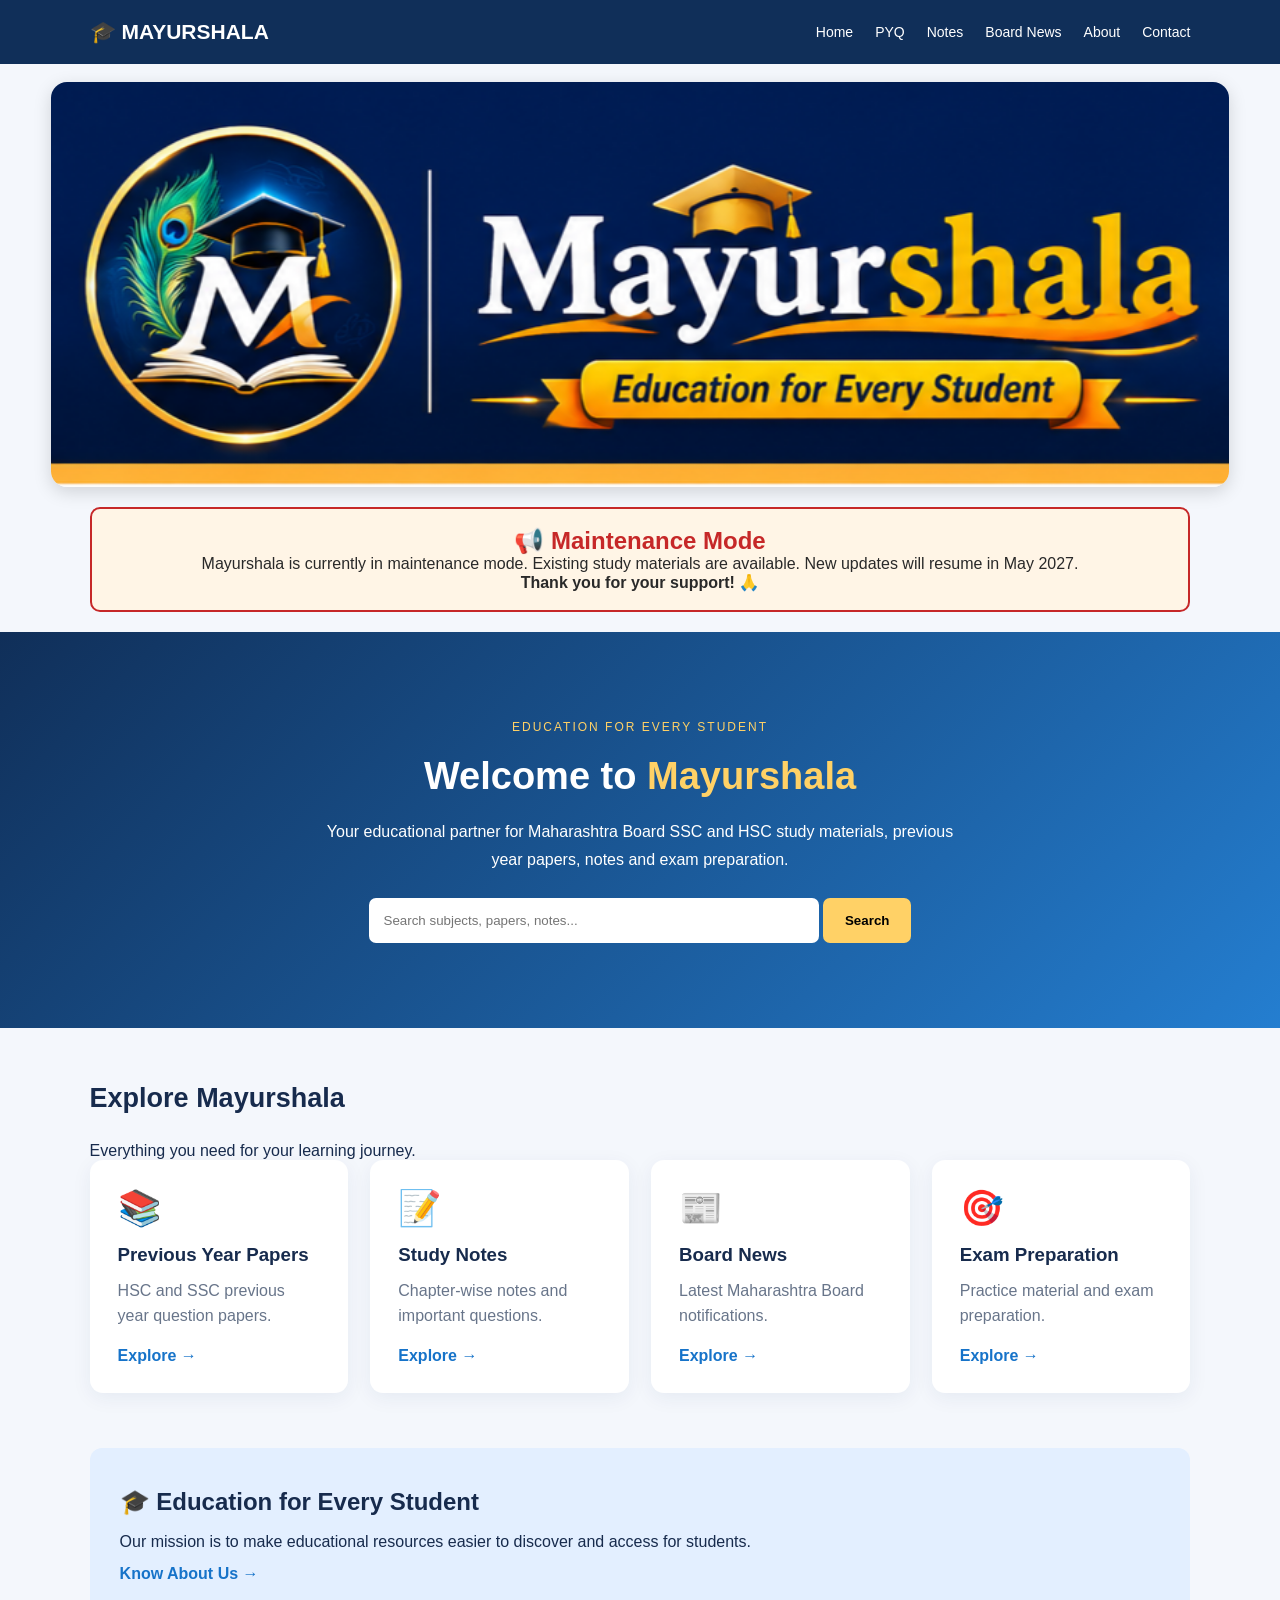
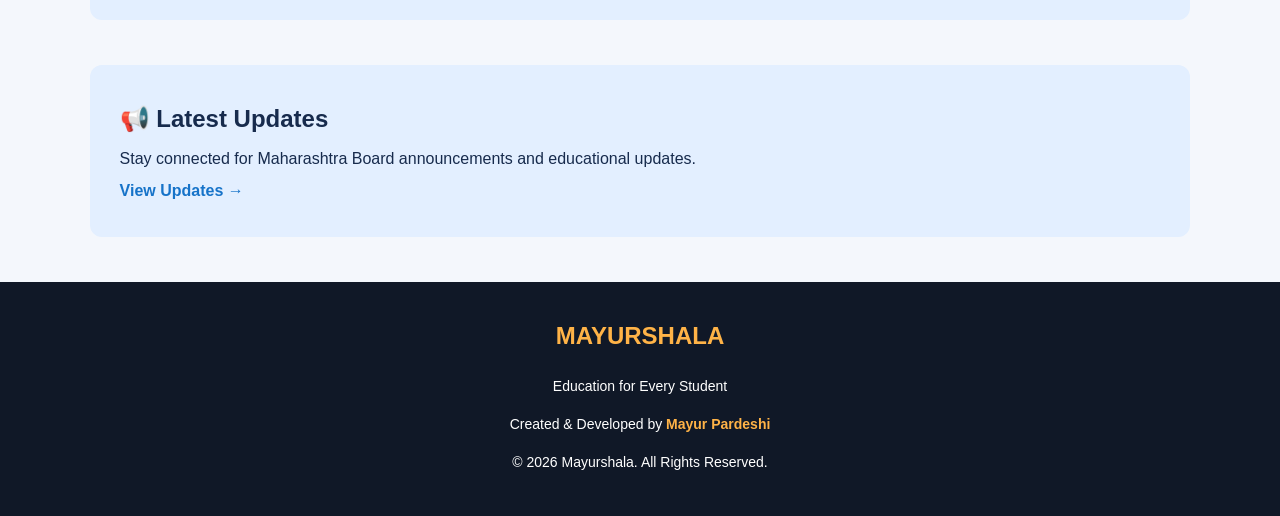
<file: index.html>
<!DOCTYPE html>
<html lang="en-IN">
<head>
    <meta charset="UTF-8">
    <meta name="viewport" content="width=device-width, initial-scale=1.0">

    <title>Mayurshala | Education for Every Student</title>

    <meta name="description" content="Mayurshala by Mayur Pardeshi provides Maharashtra Board SSC and HSC students with study notes, previous year question papers, MCQs and educational resources.">

    <meta name="keywords" content="Mayurshala, Mayurshala Education, Maharashtra Board, SSC, HSC, Study Notes, PYQ, MCQ">

    <meta name="author" content="Mayur Pardeshi">
    <meta name="copyright" content="Mayurshala">

    <meta name="google-site-verification"
    content="vizv9eA7bsiicGDxO1zJGNNwQ46_nvc4oVIIKKCOaEw">

    <meta property="og:site_name" content="Mayurshala">
    <meta property="og:title" content="Mayurshala | Education for Every Student">
    <meta property="og:description" content="Your educational partner for Maharashtra Board students.">
    <meta property="og:type" content="website">
    <meta property="og:url" content="https://mayurpardeshi88991-ux.github.io/Maharashtra-Edu-Hub/">

    <link rel="canonical" href="https://mayurpardeshi88991-ux.github.io/Maharashtra-Edu-Hub/">
    <link rel="stylesheet" href="css/style.css">
</head>

<body>

<header class="header">
    <div class="logo">🎓 MAYURSHALA</div>

    <button class="menu-btn" onclick="toggleMenu()"
    aria-label="Toggle navigation">☰</button>

    <nav id="navbar">
        <a href="index.html">Home</a>
        <a href="pages/pyq.html">PYQ</a>
        <a href="pages/notes.html">Notes</a>
        <a href="pages/news.html">Board News</a>
        <a href="pages/about.html">About</a>
        <a href="pages/contact.html">Contact</a>
    </nav>
</header>

<!-- Mayurshala Banner -->
<section class="brand-banner">
    <img src="./images/IMG_20261119_072157.png?v=2"
         alt="Mayurshala Education Banner">
</section>

<!-- Maintenance Notice -->
<section id="maintenanceNotice" style="
    display:none;
    background:#fff5e6;
    color:#292929;
    border:2px solid #c62828;
    border-radius:10px;
    padding:18px;
    margin:20px 7%;
    text-align:center;
">
    <h2 style="color:#c62828;">📢 Maintenance Mode</h2>
    <p>
        Mayurshala is currently in maintenance mode.
        Existing study materials are available.
        New updates will resume in May 2027.
    </p>
    <p><strong>Thank you for your support! 🙏</strong></p>
</section>

<!-- Hero Section -->
<section class="hero">

    <span class="tag">EDUCATION FOR EVERY STUDENT</span>

    <h1>
        Welcome to <span>Mayurshala</span>
    </h1>

    <p>
        Your educational partner for Maharashtra Board SSC
        and HSC study materials, previous year papers,
        notes and exam preparation.
    </p>

    <input
        type="text"
        id="searchBox"
        placeholder="Search subjects, papers, notes..."
        aria-label="Search study material"
    >

    <button onclick="searchSite()">Search</button>

</section>

<!-- Main Categories -->
<section class="container">

    <h2>Explore Mayurshala</h2>

    <p>Everything you need for your learning journey.</p>

    <div class="cards">

        <div class="card">
            <div class="emoji">📚</div>
            <h3>Previous Year Papers</h3>
            <p>HSC and SSC previous year question papers.</p>
            <a href="pages/pyq.html">Explore →</a>
        </div>

        <div class="card">
            <div class="emoji">📝</div>
            <h3>Study Notes</h3>
            <p>Chapter-wise notes and important questions.</p>
            <a href="pages/notes.html">Explore →</a>
        </div>

        <div class="card">
            <div class="emoji">📰</div>
            <h3>Board News</h3>
            <p>Latest Maharashtra Board notifications.</p>
            <a href="pages/news.html">Explore →</a>
        </div>

        <div class="card">
            <div class="emoji">🎯</div>
            <h3>Exam Preparation</h3>
            <p>Practice material and exam preparation.</p>
            <a href="pages/pyq.html">Explore →</a>
        </div>

    </div>

</section>

<!-- About Brand -->
<section class="announcement">

    <h2>🎓 Education for Every Student</h2>

    <p>
        Our mission is to make educational resources
        easier to discover and access for students.
    </p>

    <a href="pages/about.html">Know About Us →</a>

</section>

<!-- Latest Updates -->
<section class="announcement">

    <h2>📢 Latest Updates</h2>

    <p>
        Stay connected for Maharashtra Board announcements
        and educational updates.
    </p>

    <a href="pages/news.html">View Updates →</a>

</section>

<!-- Footer -->
<footer class="site-footer">

    <h2>MAYURSHALA</h2>

    <p>Education for Every Student</p>

    <p>
        Created &amp; Developed by
        <strong>Mayur Pardeshi</strong>
    </p>

    <p>
        © 2026 Mayurshala. All Rights Reserved.
    </p>

</footer>

<script>
    // Maintenance schedule (India Standard Time)
    const indiaDate = new Intl.DateTimeFormat("en-CA", {
        timeZone: "Asia/Kolkata",
        year: "numeric",
        month: "2-digit",
        day: "2-digit"
    }).format(new Date());

    if (
        indiaDate >= "2026-11-10" &&
        indiaDate < "2027-05-01"
    ) {
        document.getElementById("maintenanceNotice")
        .style.display = "block";
    }
</script>

<script src="js/main.js"></script>

</body>
</html>
</file>
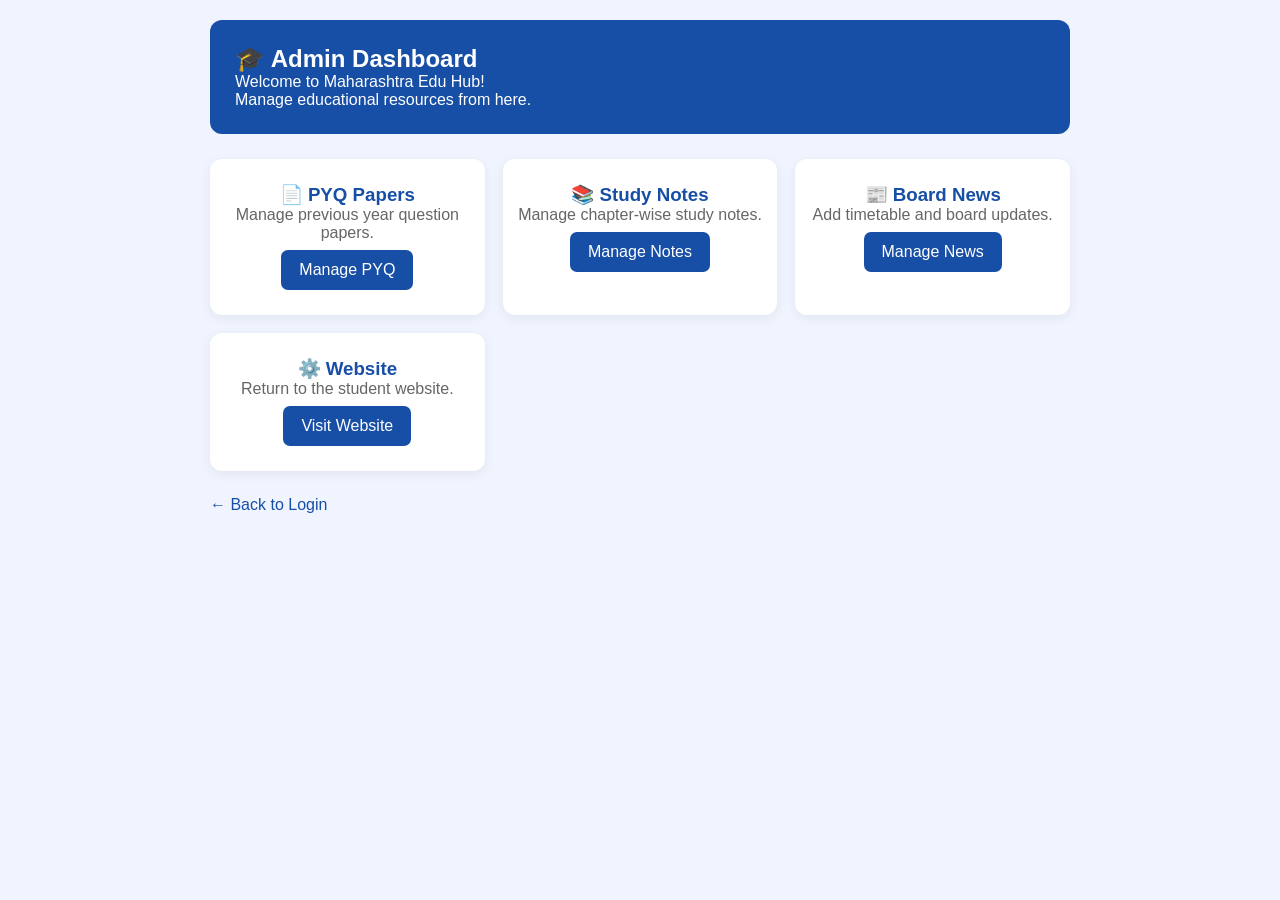
<file: admin.html>
<!DOCTYPE html>
<html lang="en">
<head>
  <meta charset="UTF-8">
  <meta name="viewport" content="width=device-width, initial-scale=1.0">
  <title>Admin Dashboard | Maharashtra Edu Hub</title>
  <link rel="stylesheet" href="../css/style.css">

  <style>
    body {
      margin: 0;
      font-family: Arial, sans-serif;
      background: #f0f4ff;
    }

    .dashboard {
      max-width: 900px;
      margin: auto;
      padding: 20px;
    }

    .welcome {
      background: #174ea6;
      color: white;
      padding: 25px;
      border-radius: 12px;
      margin-bottom: 25px;
    }

    .welcome h2 {
      margin-top: 0;
    }

    .admin-grid {
      display: grid;
      grid-template-columns: repeat(auto-fit, minmax(220px, 1fr));
      gap: 18px;
    }

    .admin-card {
      background: white;
      padding: 25px 15px;
      border-radius: 12px;
      text-align: center;
      box-shadow: 0 3px 12px #0001;
    }

    .admin-card h3 {
      color: #174ea6;
    }

    .admin-card p {
      color: #666;
    }

    .admin-card a {
      display: inline-block;
      background: #174ea6;
      color: white;
      padding: 11px 18px;
      border-radius: 7px;
      text-decoration: none;
      margin-top: 8px;
    }

    .back {
      display: inline-block;
      margin-top: 25px;
      color: #174ea6;
      text-decoration: none;
    }
  </style>
</head>

<body>

  <main class="dashboard">

    <section class="welcome">
      <h2>🎓 Admin Dashboard</h2>
      <p>Welcome to Maharashtra Edu Hub!</p>
      <p>Manage educational resources from here.</p>
    </section>

    <section class="admin-grid">

      <div class="admin-card">
        <h3>📄 PYQ Papers</h3>
        <p>Manage previous year question papers.</p>
        <a href="upload.html">Manage PYQ</a>
      </div>

      <div class="admin-card">
        <h3>📚 Study Notes</h3>
        <p>Manage chapter-wise study notes.</p>
        <a href="upload.html">Manage Notes</a>
      </div>

      <div class="admin-card">
        <h3>📰 Board News</h3>
        <p>Add timetable and board updates.</p>
        <a href="upload.html">Manage News</a>
      </div>

      <div class="admin-card">
        <h3>⚙️ Website</h3>
        <p>Return to the student website.</p>
        <a href="../index.html">Visit Website</a>
      </div>

    </section>

    <a class="back" href="login.html">← Back to Login</a>

  </main>

</body>
</html>
</file>
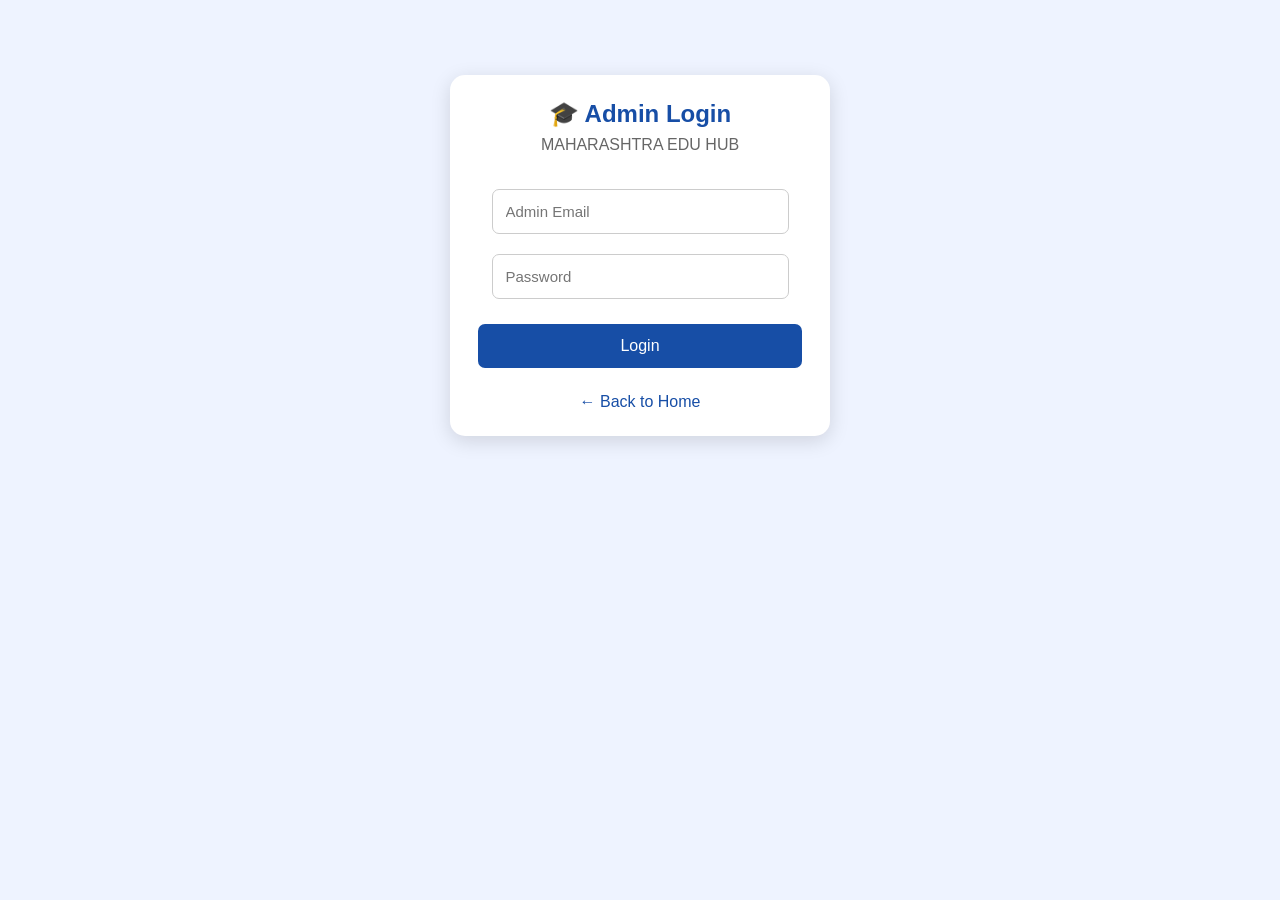
<file: login.html>
<!DOCTYPE html>
<html lang="en">
<head>
  <meta charset="UTF-8">
  <meta name="viewport" content="width=device-width, initial-scale=1.0">
  <title>Admin Login | Maharashtra Edu Hub</title>

  <link rel="stylesheet" href="../css/style.css">

  <style>
    body {
      margin: 0;
      font-family: Arial, sans-serif;
      background: #eef3ff;
    }

    .login-box {
      width: 85%;
      max-width: 380px;
      margin: 75px auto;
      padding: 25px;
      background: white;
      border-radius: 15px;
      box-shadow: 0 5px 20px #0002;
      text-align: center;
    }

    .login-box h2 {
      color: #174ea6;
      margin-bottom: 8px;
    }

    .login-box p {
      color: #666;
      margin-bottom: 25px;
    }

    .login-box input {
      width: 90%;
      padding: 13px;
      margin: 10px 0;
      border: 1px solid #ccc;
      border-radius: 7px;
      font-size: 15px;
    }

    .login-box button {
      width: 98%;
      padding: 13px;
      margin-top: 15px;
      border: none;
      border-radius: 7px;
      background: #174ea6;
      color: white;
      font-size: 16px;
    }

    .login-box a {
      display: block;
      margin-top: 20px;
      color: #174ea6;
      text-decoration: none;
    }

    #message {
      color: #b42318;
      font-size: 13px;
    }
  </style>
</head>

<body>

  <div class="login-box">
    <h2>🎓 Admin Login</h2>
    <p>MAHARASHTRA EDU HUB</p>

    <form id="loginForm">
      <input type="email" placeholder="Admin Email" required>

      <input type="password" placeholder="Password" required>

      <button type="submit">Login</button>
    </form>

    <p id="message"></p>

    <a href="../index.html">← Back to Home</a>
  </div>

  <script>
    document.getElementById("loginForm")
      .addEventListener("submit", function(event) {
        event.preventDefault();

        document.getElementById("message").textContent =
          "Login system will be connected securely in the next step.";
      });
  </script>

</body>
</html>
</file>
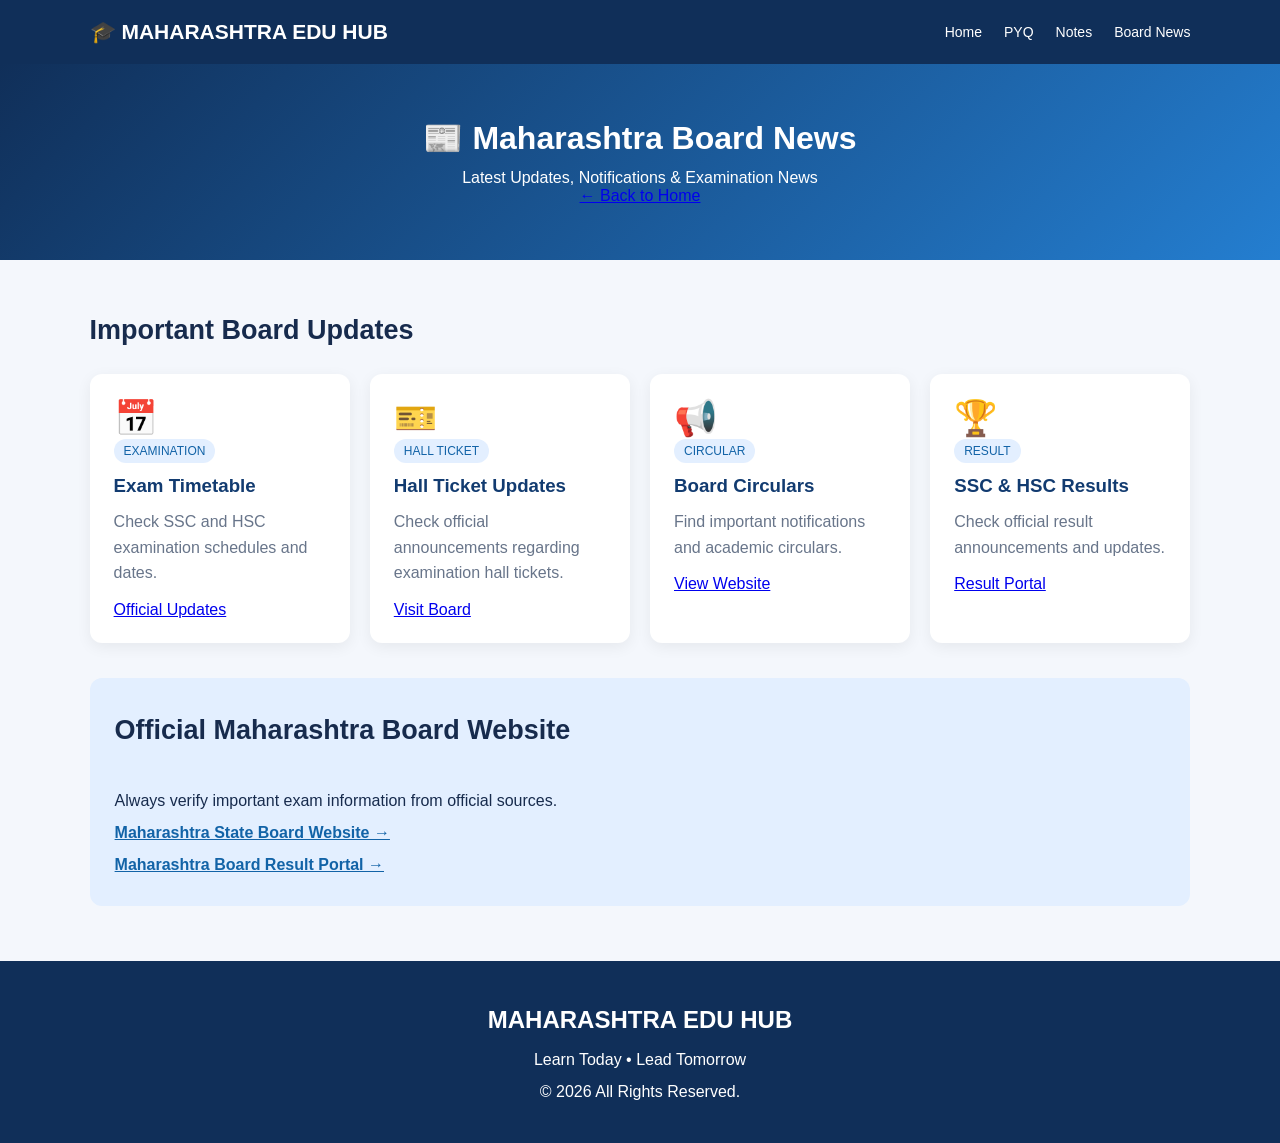
<file: news.html>
<!DOCTYPE html>
<html lang="en">
<head>
    <meta charset="UTF-8">
    <meta name="viewport" content="width=device-width, initial-scale=1.0">
    <title>Board News | Maharashtra Edu Hub</title>
    <link rel="stylesheet" href="../css/style.css">

    <style>
        .news-hero {
            background: linear-gradient(135deg,#102f59,#247ed0);
            color: white;
            text-align: center;
            padding: 55px 7%;
        }

        .news-hero h1 {
            font-size: 32px;
            margin-bottom: 12px;
        }

        .news-grid {
            display: grid;
            grid-template-columns: repeat(auto-fit,minmax(240px,1fr));
            gap: 20px;
        }

        .news-card {
            background: white;
            padding: 24px;
            border-radius: 12px;
            box-shadow: 0 4px 15px #00000010;
        }

        .news-card h3 {
            color: #123b70;
            margin: 12px 0;
        }

        .news-card p {
            color: #68758a;
            line-height: 1.6;
            margin-bottom: 15px;
        }

        .news-icon {
            font-size: 35px;
        }

        .news-label {
            display: inline-block;
            background: #e3efff;
            color: #1263a7;
            padding: 5px 10px;
            border-radius: 20px;
            font-size: 12px;
        }

        .official-box {
            margin-top: 35px;
            padding: 25px;
            background: #e3efff;
            border-radius: 12px;
            line-height: 2;
        }

        .official-box a {
            color: #1263a7;
            font-weight: bold;
        }
    </style>
</head>

<body>

<header class="header">
    <div class="logo">🎓 MAHARASHTRA EDU HUB</div>
    <button class="menu-btn" onclick="toggleMenu()">☰</button>

    <nav id="navbar">
        <a href="../index.html">Home</a>
        <a href="pyq.html">PYQ</a>
        <a href="notes.html">Notes</a>
        <a href="news.html">Board News</a>
    </nav>
</header>

<section class="news-hero">
    <h1>📰 Maharashtra Board News</h1>
    <p>Latest Updates, Notifications & Examination News</p>
    <a href="../index.html" class="back-home">← Back to Home</a>
</section>

<section class="container">

    <h2>Important Board Updates</h2>

    <div class="news-grid">

        <div class="news-card">
            <div class="news-icon">📅</div>
            <span class="news-label">EXAMINATION</span>
            <h3>Exam Timetable</h3>
            <p>Check SSC and HSC examination schedules and dates.</p>
            <a class="btn" href="https://mahahsscboard.in/"
               target="_blank">Official Updates</a>
        </div>

        <div class="news-card">
            <div class="news-icon">🎫</div>
            <span class="news-label">HALL TICKET</span>
            <h3>Hall Ticket Updates</h3>
            <p>Check official announcements regarding examination hall tickets.</p>
            <a class="btn" href="https://mahahsscboard.in/"
               target="_blank">Visit Board</a>
        </div>

        <div class="news-card">
            <div class="news-icon">📢</div>
            <span class="news-label">CIRCULAR</span>
            <h3>Board Circulars</h3>
            <p>Find important notifications and academic circulars.</p>
            <a class="btn" href="https://mahahsscboard.in/"
               target="_blank">View Website</a>
        </div>

        <div class="news-card">
            <div class="news-icon">🏆</div>
            <span class="news-label">RESULT</span>
            <h3>SSC & HSC Results</h3>
            <p>Check official result announcements and updates.</p>
            <a class="btn" href="https://mahresult.nic.in/"
               target="_blank">Result Portal</a>
        </div>

    </div>

    <div class="official-box">
        <h2>Official Maharashtra Board Website</h2>
        <p>Always verify important exam information from official sources.</p>
        <p>
            <a href="https://mahahsscboard.in/" target="_blank">
                Maharashtra State Board Website →
            </a>
        </p>
        <p>
            <a href="https://mahresult.nic.in/" target="_blank">
                Maharashtra Board Result Portal →
            </a>
        </p>
    </div>

</section>

<footer>
    <h2>MAHARASHTRA EDU HUB</h2>
    <p>Learn Today • Lead Tomorrow</p>
    <p>© 2026 All Rights Reserved.</p>
</footer>

<script src="../js/main.js"></script>

</body>
</html>
</file>
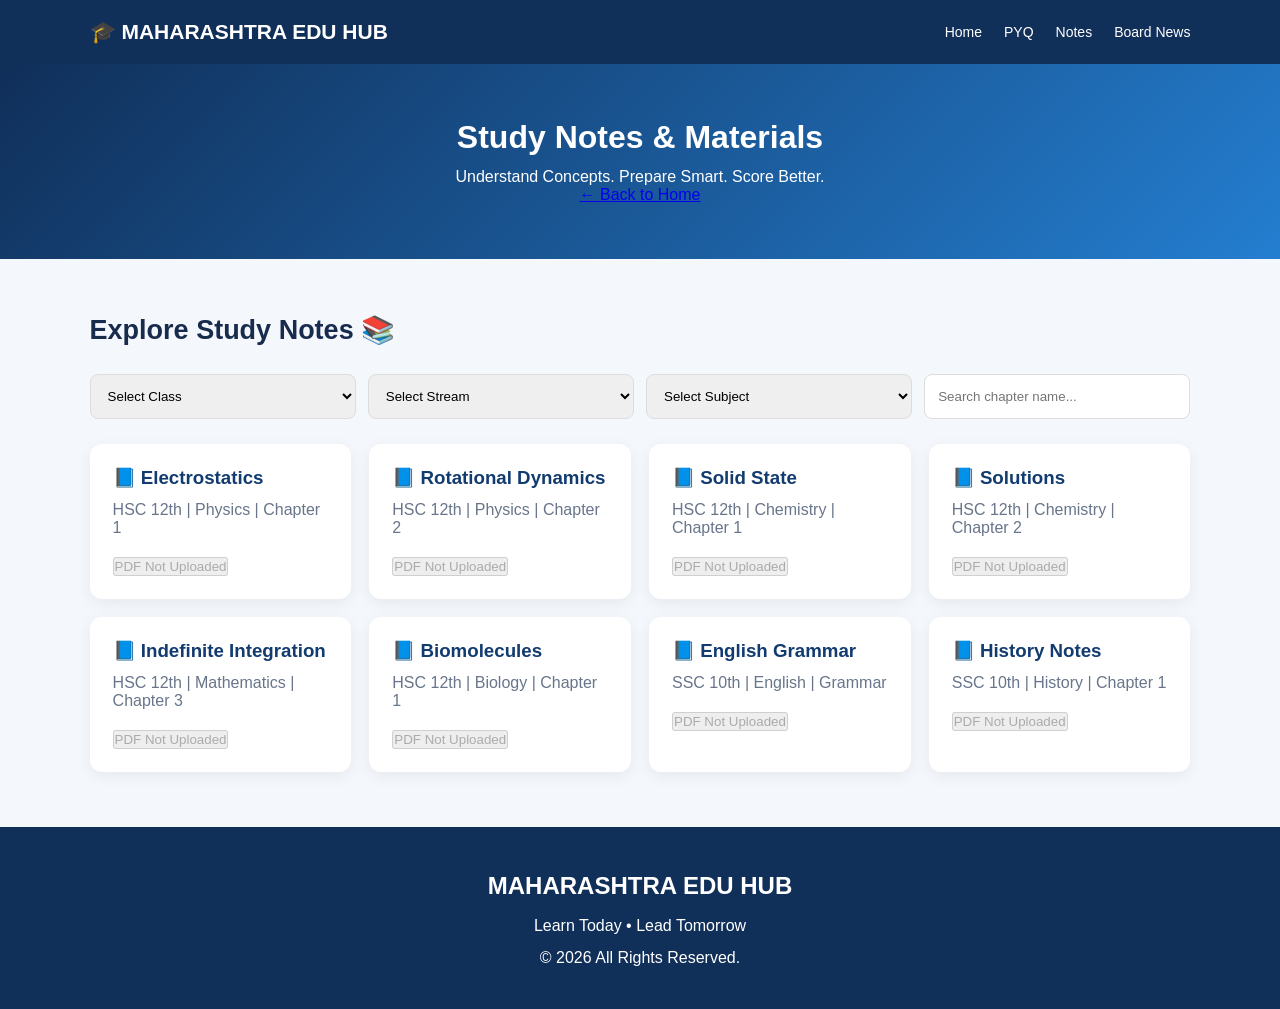
<file: notes.html>
<!DOCTYPE html>
<html lang="en">
<head>
    <meta charset="UTF-8">
    <meta name="viewport" content="width=device-width, initial-scale=1.0">
    <title>Study Notes | Maharashtra Edu Hub</title>
    <link rel="stylesheet" href="../css/style.css">

    <style>
        .notes-hero {
            background: linear-gradient(135deg,#102f59,#247ed0);
            color: white;
            text-align: center;
            padding: 55px 7%;
        }

        .notes-hero h1 {
            font-size: 32px;
            margin-bottom: 12px;
        }

        .notes-filters {
            display: grid;
            grid-template-columns: repeat(auto-fit,minmax(160px,1fr));
            gap: 12px;
            margin: 25px 0;
        }

        .notes-filters select,
        .notes-filters input {
            padding: 13px;
            border: 1px solid #ddd;
            border-radius: 8px;
            width: 100%;
        }

        .notes-grid {
            display: grid;
            grid-template-columns: repeat(auto-fit,minmax(230px,1fr));
            gap: 18px;
        }

        .note-card {
            background: white;
            padding: 23px;
            border-radius: 12px;
            box-shadow: 0 4px 15px #00000010;
        }

        .note-card h3 {
            color: #123b70;
            margin-bottom: 12px;
        }

        .note-card p {
            color: #68758a;
            margin-bottom: 12px;
        }

        .note-card button {
            margin-top: 8px;
        }

        #noNotes {
            display: none;
            color: #a33;
            margin-top: 20px;
        }
    </style>
</head>

<body>

<header class="header">
    <div class="logo">🎓 MAHARASHTRA EDU HUB</div>
    <button class="menu-btn" onclick="toggleMenu()">☰</button>

    <nav id="navbar">
        <a href="../index.html">Home</a>
        <a href="pyq.html">PYQ</a>
        <a href="notes.html">Notes</a>
        <a href="news.html">Board News</a>
    </nav>
</header>

<section class="notes-hero">
    <h1>Study Notes & Materials</h1>
    <p>Understand Concepts. Prepare Smart. Score Better.</p>
    <a href="../index.html" class="back-home">← Back to Home</a>
</section>

<section class="container">

    <h2>Explore Study Notes 📚</h2>

    <div class="notes-filters">

        <select id="noteClass">
            <option value="">Select Class</option>
            <option value="SSC 10th">SSC 10th</option>
            <option value="HSC 12th">HSC 12th</option>
        </select>

        <select id="noteStream">
            <option value="">Select Stream</option>
            <option value="Science">Science</option>
            <option value="Commerce">Commerce</option>
            <option value="Arts">Arts</option>
        </select>

        <select id="noteSubject">
            <option value="">Select Subject</option>
            <option value="Physics">Physics</option>
            <option value="Chemistry">Chemistry</option>
            <option value="Mathematics">Mathematics</option>
            <option value="Biology">Biology</option>
            <option value="English">English</option>
            <option value="History">History</option>
            <option value="Geography">Geography</option>
        </select>

        <input type="text" id="noteSearch"
        placeholder="Search chapter name...">

    </div>

    <div class="notes-grid" id="notesList"></div>

    <p id="noNotes">No matching notes found.</p>

</section>

<footer>
    <h2>MAHARASHTRA EDU HUB</h2>
    <p>Learn Today • Lead Tomorrow</p>
    <p>© 2026 All Rights Reserved.</p>
</footer>

<script src="../js/main.js"></script>
<script src="../js/notes.js"></script>

</body>
</html>
</file>
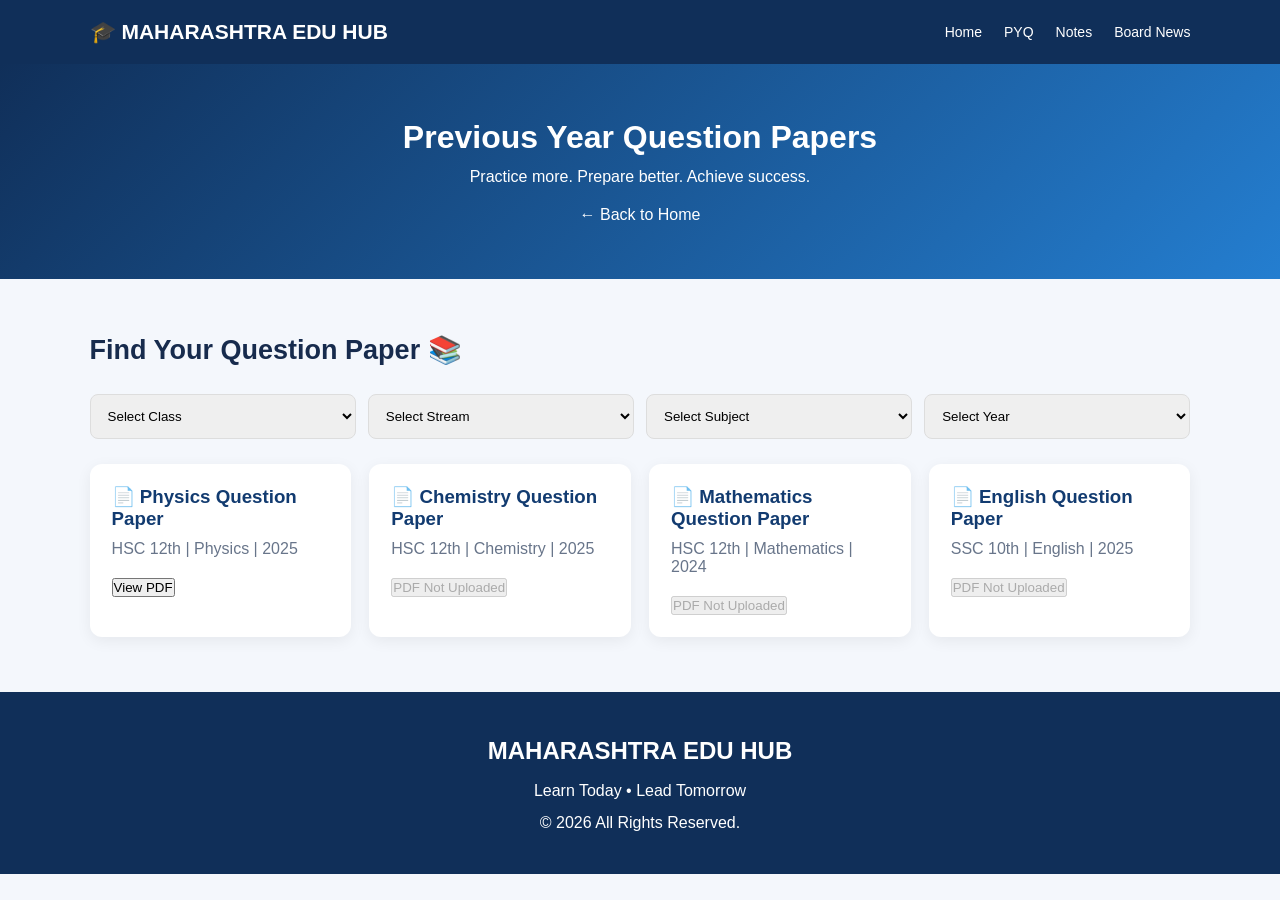
<file: pyq.html>
<!DOCTYPE html>
<html lang="en">
<head>
    <meta charset="UTF-8">
    <meta name="viewport" content="width=device-width, initial-scale=1.0">
    <title>PYQ Papers | Maharashtra Edu Hub</title>
    <link rel="stylesheet" href="../css/style.css">
    <style>
        .pyq-hero {
            background: linear-gradient(135deg,#102f59,#247ed0);
            color: white;
            text-align: center;
            padding: 55px 7%;
        }
        .pyq-hero h1 {font-size: 32px;margin-bottom: 12px;}
        .filters {
            display: grid;
            grid-template-columns: repeat(auto-fit,minmax(160px,1fr));
            gap: 12px;
            margin-bottom: 25px;
        }
        .filters select, .filters input {
            padding: 13px;
            border: 1px solid #ddd;
            border-radius: 8px;
            width: 100%;
        }
        .paper-card {
            background: white;
            padding: 22px;
            border-radius: 12px;
            box-shadow: 0 4px 15px #00000010;
        }
        .paper-card h3 {color:#123b70;margin-bottom:10px;}
        .paper-card p {color:#68758a;margin-bottom:12px;}
        .paper-card .btn {margin-top:8px;}
        .paper-grid {
            display: grid;
            grid-template-columns: repeat(auto-fit,minmax(230px,1fr));
            gap: 18px;
        }
        .back-home {
            display: inline-block;
            margin-top: 20px;
            color: white;
            text-decoration: none;
        }
        #emptyMessage {display:none;margin-top:20px;color:#a33;}
    </style>
</head>
<body>

<header class="header">
    <div class="logo">🎓 MAHARASHTRA EDU HUB</div>
    <button class="menu-btn" onclick="toggleMenu()">☰</button>
    <nav id="navbar">
        <a href="../index.html">Home</a>
        <a href="pyq.html">PYQ</a>
        <a href="notes.html">Notes</a>
        <a href="news.html">Board News</a>
    </nav>
</header>

<section class="pyq-hero">
    <h1>Previous Year Question Papers</h1>
    <p>Practice more. Prepare better. Achieve success.</p>
    <a class="back-home" href="../index.html">← Back to Home</a>
</section>

<section class="container">
    <h2>Find Your Question Paper 📚</h2>

    <div class="filters">
        <select id="classFilter">
            <option value="">Select Class</option>
            <option value="SSC 10th">SSC 10th</option>
            <option value="HSC 12th">HSC 12th</option>
        </select>

        <select id="streamFilter">
            <option value="">Select Stream</option>
            <option value="Science">Science</option>
            <option value="Commerce">Commerce</option>
            <option value="Arts">Arts</option>
        </select>

        <select id="subjectFilter">
            <option value="">Select Subject</option>
            <option value="Physics">Physics</option>
            <option value="Chemistry">Chemistry</option>
            <option value="Mathematics">Mathematics</option>
            <option value="Biology">Biology</option>
            <option value="English">English</option>
        </select>

        <select id="yearFilter">
            <option value="">Select Year</option>
            <option value="2026">2026</option>
            <option value="2025">2025</option>
            <option value="2024">2024</option>
            <option value="2023">2023</option>
            <option value="2022">2022</option>
            <option value="2021">2021</option>
            <option value="2020">2020</option>
        </select>
    </div>

    <div class="paper-grid" id="paperList"></div>
    <p id="emptyMessage">No matching papers found.</p>
</section>

<footer>
    <h2>MAHARASHTRA EDU HUB</h2>
    <p>Learn Today • Lead Tomorrow</p>
    <p>© 2026 All Rights Reserved.</p>
</footer>

<script src="../js/main.js"></script>
<script src="../js/pyq.js"></script>
</body>
</html>
</file>
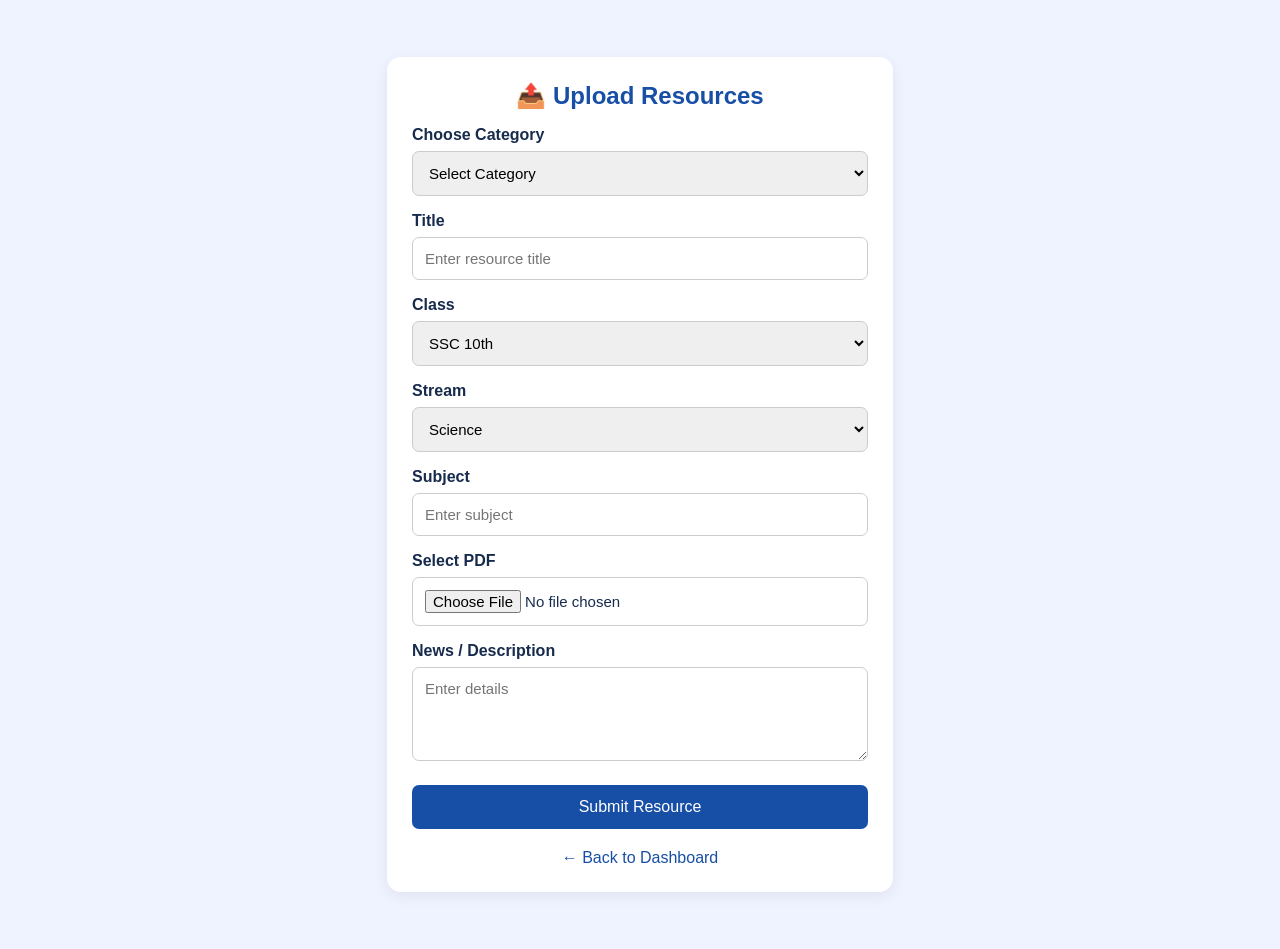
<file: upload.html>
<!DOCTYPE html>
<html lang="en">
<head>
  <meta charset="UTF-8">
  <meta name="viewport" content="width=device-width, initial-scale=1.0">
  <title>Upload Resources | Maharashtra Edu Hub</title>
  <link rel="stylesheet" href="../css/style.css">

  <style>
    body {
      margin: 0;
      font-family: Arial, sans-serif;
      background: #eef3ff;
    }

    .upload-container {
      max-width: 550px;
      margin: 35px auto;
      padding: 22px;
    }

    .upload-box {
      background: white;
      padding: 25px;
      border-radius: 14px;
      box-shadow: 0 4px 15px #0001;
    }

    h2 {
      color: #174ea6;
      text-align: center;
    }

    label {
      display: block;
      margin-top: 16px;
      font-weight: bold;
    }

    input, select, textarea {
      width: 100%;
      box-sizing: border-box;
      padding: 12px;
      margin-top: 7px;
      border: 1px solid #ccc;
      border-radius: 7px;
      font-size: 15px;
    }

    button {
      width: 100%;
      padding: 13px;
      margin-top: 20px;
      border: none;
      border-radius: 7px;
      background: #174ea6;
      color: white;
      font-size: 16px;
    }

    .back {
      display: block;
      text-align: center;
      margin-top: 20px;
      color: #174ea6;
      text-decoration: none;
    }

    #message {
      text-align: center;
      color: #174ea6;
    }
  </style>
</head>

<body>

  <div class="upload-container">
    <div class="upload-box">

      <h2>📤 Upload Resources</h2>

      <form id="uploadForm">

        <label>Choose Category</label>
        <select id="category" required>
          <option value="">Select Category</option>
          <option value="PYQ">Previous Year Paper</option>
          <option value="Notes">Study Notes</option>
          <option value="News">Board News</option>
        </select>

        <label>Title</label>
        <input type="text" id="title"
          placeholder="Enter resource title" required>

        <label>Class</label>
        <select id="studentClass">
          <option value="SSC 10th">SSC 10th</option>
          <option value="HSC 12th">HSC 12th</option>
        </select>

        <label>Stream</label>
        <select id="stream">
          <option value="Science">Science</option>
          <option value="Commerce">Commerce</option>
          <option value="Arts">Arts</option>
        </select>

        <label>Subject</label>
        <input type="text" id="subject"
          placeholder="Enter subject">

        <label>Select PDF</label>
        <input type="file" id="pdfFile"
          accept=".pdf,application/pdf">

        <label>News / Description</label>
        <textarea id="description"
          rows="4" placeholder="Enter details"></textarea>

        <button type="submit">Submit Resource</button>

      </form>

      <p id="message"></p>

      <a class="back" href="admin.html">
        ← Back to Dashboard
      </a>

    </div>
  </div>

  <script>
    document.getElementById("uploadForm")
      .addEventListener("submit", function(event) {
        event.preventDefault();

        document.getElementById("message").textContent =
          "Upload form ready! Cloud storage will be connected next.";

      });
  </script>

</body>
</html>
</file>
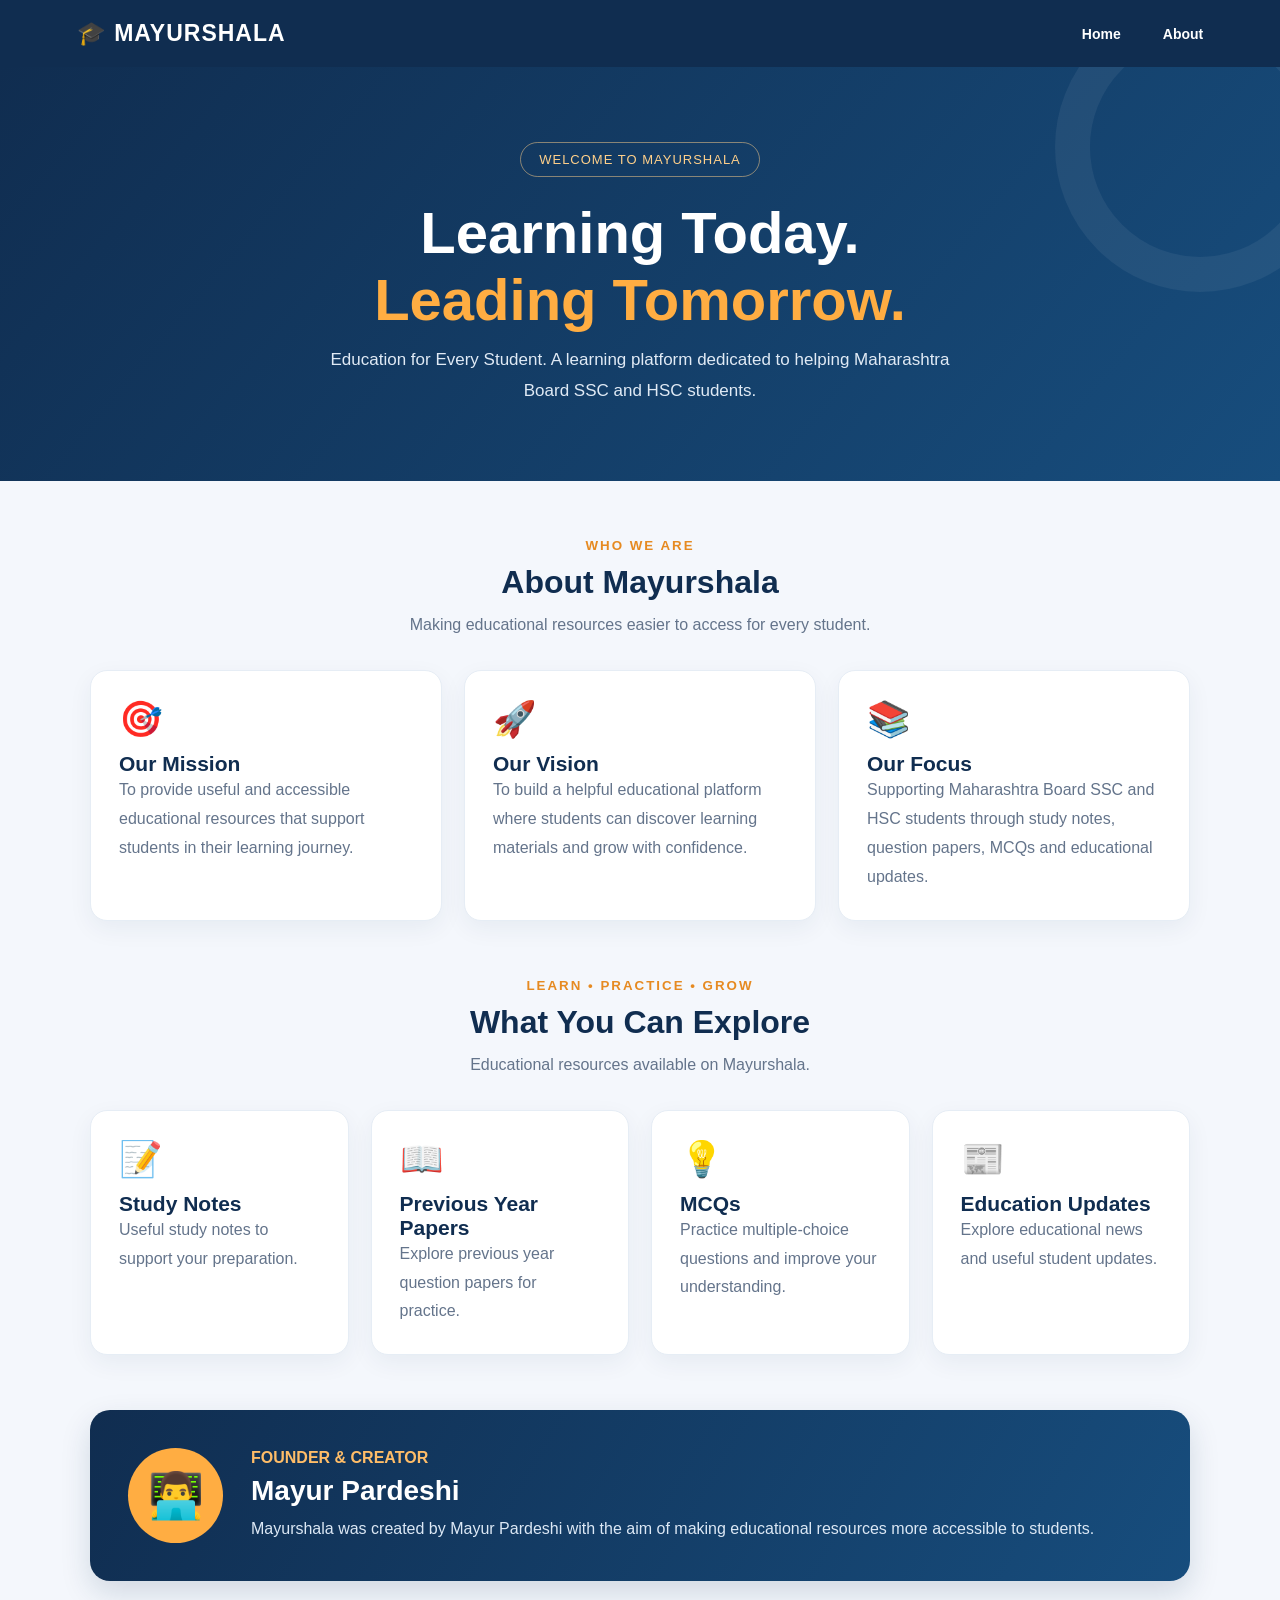
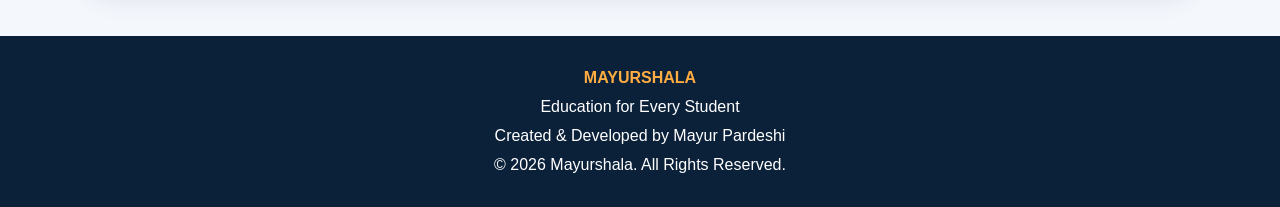
<file: pages/about.html>
<!DOCTYPE html>
<html lang="en-IN">
<head>
    <meta charset="UTF-8">
    <meta name="viewport" content="width=device-width, initial-scale=1.0">

    <title>About Mayurshala | Education for Every Student</title>

    <meta name="description" content="Discover Mayurshala, an educational platform supporting Maharashtra Board SSC and HSC students with free learning resources.">

    <meta name="author" content="Mayur Pardeshi">

    <link rel="stylesheet" href="../css/style.css">

    <style>
        * {
            box-sizing: border-box;
        }

        body {
            margin: 0;
            background: #f4f7fc;
            color: #172b4d;
            font-family: Arial, sans-serif;
        }

        .ms-header {
            background: #102d50;
            color: white;
            padding: 20px 6%;
            display: flex;
            align-items: center;
            justify-content: space-between;
            flex-wrap: wrap;
            gap: 15px;
        }

        .ms-logo {
            font-size: 23px;
            font-weight: 900;
            letter-spacing: 1px;
        }

        .ms-nav a {
            color: white;
            text-decoration: none;
            margin-left: 20px;
            font-weight: bold;
        }

        .ms-nav a:hover {
            color: #ffad42;
        }

        .ms-hero {
            background: linear-gradient(130deg, #102d50, #174d7d);
            color: white;
            padding: 75px 7%;
            text-align: center;
            position: relative;
            overflow: hidden;
        }

        .ms-hero::after {
            content: "";
            position: absolute;
            width: 220px;
            height: 220px;
            border: 35px solid rgba(255,255,255,0.06);
            border-radius: 50%;
            right: -65px;
            top: -65px;
        }

        .ms-tag {
            display: inline-block;
            color: #ffd08a;
            border: 1px solid rgba(255,208,138,0.5);
            border-radius: 30px;
            padding: 9px 18px;
            font-size: 13px;
            letter-spacing: 1px;
        }

        .ms-hero h1 {
            font-size: clamp(35px, 7vw, 58px);
            margin: 22px 0 12px;
        }

        .ms-hero h1 span {
            color: #ffad42;
        }

        .ms-hero p {
            max-width: 650px;
            margin: auto;
            color: #e0eaf5;
            font-size: 17px;
            line-height: 1.8;
        }

        .ms-container {
            width: 88%;
            max-width: 1100px;
            margin: 55px auto;
        }

        .ms-heading {
            text-align: center;
            margin-bottom: 32px;
        }

        .ms-heading small {
            color: #e68a21;
            font-weight: bold;
            letter-spacing: 2px;
        }

        .ms-heading h2 {
            font-size: 32px;
            margin: 10px 0;
            color: #102d50;
        }

        .ms-heading p {
            color: #64748b;
            line-height: 1.7;
        }

        .ms-grid {
            display: grid;
            grid-template-columns: repeat(auto-fit, minmax(230px, 1fr));
            gap: 22px;
        }

        .ms-card {
            background: white;
            padding: 28px;
            border-radius: 17px;
            border: 1px solid #e6edf5;
            box-shadow: 0 8px 25px rgba(16,45,80,0.06);
            transition: 0.3s;
        }

        .ms-card:hover {
            transform: translateY(-6px);
            box-shadow: 0 14px 30px rgba(16,45,80,0.12);
        }

        .ms-icon {
            font-size: 35px;
            margin-bottom: 12px;
        }

        .ms-card h3 {
            color: #102d50;
            font-size: 21px;
        }

        .ms-card p {
            color: #64748b;
            line-height: 1.8;
        }

        .ms-founder {
            background: linear-gradient(120deg, #102d50, #174d7d);
            color: white;
            padding: 38px;
            border-radius: 20px;
            display: flex;
            align-items: center;
            gap: 28px;
            flex-wrap: wrap;
            box-shadow: 0 12px 30px rgba(16,45,80,0.15);
        }

        .ms-founder-icon {
            width: 95px;
            height: 95px;
            border-radius: 50%;
            background: #ffad42;
            display: grid;
            place-items: center;
            font-size: 45px;
            flex-shrink: 0;
        }

        .ms-founder h2 {
            margin: 8px 0;
            font-size: 28px;
        }

        .ms-founder p {
            color: #dce8f5;
            line-height: 1.7;
            margin-bottom: 0;
        }

        .ms-footer {
            background: #0b2039;
            color: white;
            text-align: center;
            padding: 28px 15px;
            line-height: 1.8;
        }

        .ms-footer strong {
            color: #ffad42;
        }

        @media (max-width: 600px) {
            .ms-header {
                justify-content: center;
                text-align: center;
            }

            .ms-logo {
                font-size: 19px;
            }

            .ms-nav a {
                margin: 0 10px;
            }

            .ms-hero {
                padding: 60px 6%;
            }

            .ms-container {
                width: 90%;
                margin: 42px auto;
            }

            .ms-founder {
                padding: 27px;
                text-align: center;
                justify-content: center;
            }
        }
    </style>
</head>

<body>

<header class="ms-header">
    <div class="ms-logo">🎓 MAYURSHALA</div>

    <nav class="ms-nav">
        <a href="../index.html">Home</a>
        <a href="about.html">About</a>
    </nav>
</header>

<section class="ms-hero">
    <span class="ms-tag">WELCOME TO MAYURSHALA</span>

    <h1>Learning Today.<br><span>Leading Tomorrow.</span></h1>

    <p>
        Education for Every Student.
        A learning platform dedicated to helping
        Maharashtra Board SSC and HSC students.
    </p>
</section>

<section class="ms-container">

    <div class="ms-heading">
        <small>WHO WE ARE</small>
        <h2>About Mayurshala</h2>
        <p>
            Making educational resources easier to access
            for every student.
        </p>
    </div>

    <div class="ms-grid">

        <div class="ms-card">
            <div class="ms-icon">🎯</div>
            <h3>Our Mission</h3>
            <p>
                To provide useful and accessible educational
                resources that support students in their
                learning journey.
            </p>
        </div>

        <div class="ms-card">
            <div class="ms-icon">🚀</div>
            <h3>Our Vision</h3>
            <p>
                To build a helpful educational platform where
                students can discover learning materials
                and grow with confidence.
            </p>
        </div>

        <div class="ms-card">
            <div class="ms-icon">📚</div>
            <h3>Our Focus</h3>
            <p>
                Supporting Maharashtra Board SSC and HSC
                students through study notes, question papers,
                MCQs and educational updates.
            </p>
        </div>

    </div>

</section>

<section class="ms-container">

    <div class="ms-heading">
        <small>LEARN • PRACTICE • GROW</small>
        <h2>What You Can Explore</h2>
        <p>Educational resources available on Mayurshala.</p>
    </div>

    <div class="ms-grid">

        <div class="ms-card">
            <div class="ms-icon">📝</div>
            <h3>Study Notes</h3>
            <p>Useful study notes to support your preparation.</p>
        </div>

        <div class="ms-card">
            <div class="ms-icon">📖</div>
            <h3>Previous Year Papers</h3>
            <p>Explore previous year question papers for practice.</p>
        </div>

        <div class="ms-card">
            <div class="ms-icon">💡</div>
            <h3>MCQs</h3>
            <p>Practice multiple-choice questions and improve your understanding.</p>
        </div>

        <div class="ms-card">
            <div class="ms-icon">📰</div>
            <h3>Education Updates</h3>
            <p>Explore educational news and useful student updates.</p>
        </div>

    </div>

</section>

<section class="ms-container">

    <div class="ms-founder">

        <div class="ms-founder-icon">👨‍💻</div>

        <div>
            <span style="color:#ffbd68; font-weight:bold;">
                FOUNDER & CREATOR
            </span>

            <h2>Mayur Pardeshi</h2>

            <p>
                Mayurshala was created by Mayur Pardeshi
                with the aim of making educational resources
                more accessible to students.
            </p>
        </div>

    </div>

</section>

<footer class="ms-footer">
    <strong>MAYURSHALA</strong>
    <div>Education for Every Student</div>
    <div>Created & Developed by Mayur Pardeshi</div>
    <div>© 2026 Mayurshala. All Rights Reserved.</div>
</footer>

</body>
</html>
</file>
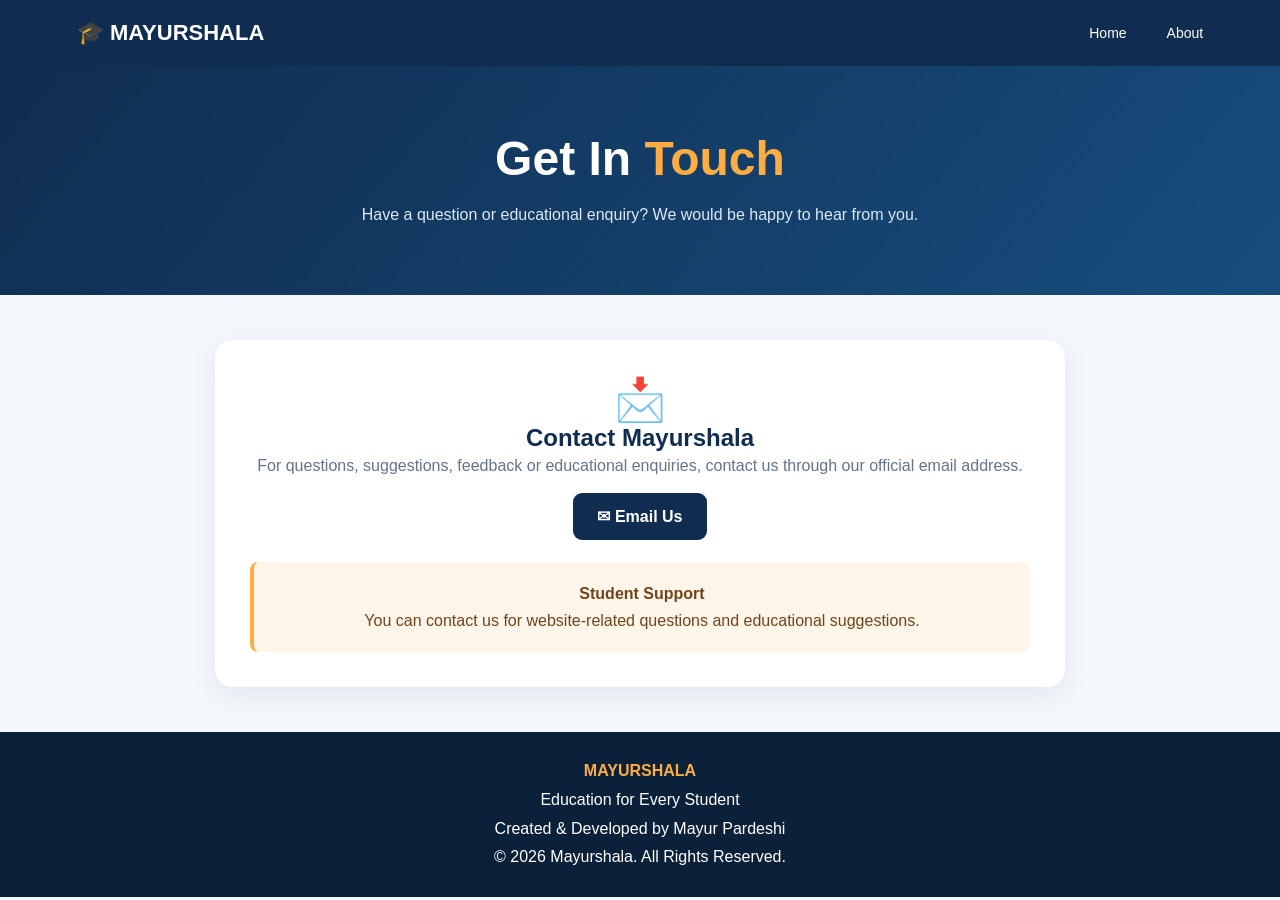
<file: pages/contact.html>
<!DOCTYPE html>
<html lang="en-IN">
<head>
    <meta charset="UTF-8">
    <meta name="viewport" content="width=device-width, initial-scale=1.0">

    <title>Contact Us | Mayurshala</title>
    <meta name="description" content="Contact Mayurshala for educational enquiries and student support.">

    <link rel="stylesheet" href="../css/style.css">

    <style>
        * {
            box-sizing: border-box;
        }

        body {
            margin: 0;
            font-family: Arial, sans-serif;
            background: #f4f7fc;
            color: #172b4d;
        }

        .contact-header {
            background: #102d50;
            color: white;
            padding: 20px 6%;
            display: flex;
            justify-content: space-between;
            align-items: center;
            flex-wrap: wrap;
            gap: 15px;
        }

        .contact-logo {
            font-size: 22px;
            font-weight: 900;
        }

        .contact-header a {
            color: white;
            text-decoration: none;
            margin-left: 18px;
        }

        .contact-hero {
            background: linear-gradient(130deg, #102d50, #174d7d);
            text-align: center;
            color: white;
            padding: 65px 20px;
        }

        .contact-hero h1 {
            font-size: clamp(34px, 6vw, 48px);
            margin: 0 0 15px;
        }

        .contact-hero span {
            color: #ffad42;
        }

        .contact-hero p {
            line-height: 1.8;
            color: #dce8f5;
        }

        .contact-container {
            width: 90%;
            max-width: 850px;
            margin: 45px auto;
        }

        .contact-card {
            background: white;
            padding: 35px;
            border-radius: 18px;
            box-shadow: 0 8px 28px rgba(16,45,80,0.08);
            text-align: center;
        }

        .contact-icon {
            font-size: 42px;
        }

        .contact-card h2 {
            color: #102d50;
        }

        .contact-card p {
            color: #64748b;
            line-height: 1.8;
        }

        .email-link {
            display: inline-block;
            background: #102d50;
            color: white;
            padding: 14px 24px;
            border-radius: 9px;
            text-decoration: none;
            font-weight: bold;
            overflow-wrap: anywhere;
            margin-top: 12px;
        }

        .email-link:hover {
            background: #e68a21;
        }

        .contact-note {
            margin-top: 22px;
            background: #fff5e8;
            padding: 18px;
            border-left: 4px solid #ffad42;
            border-radius: 8px;
            color: #70451c;
            line-height: 1.7;
        }

        .contact-footer {
            background: #0b2039;
            color: white;
            text-align: center;
            padding: 25px 15px;
            line-height: 1.8;
        }

        .contact-footer strong {
            color: #ffad42;
        }

        @media(max-width: 600px) {
            .contact-header {
                justify-content: center;
                text-align: center;
            }

            .contact-header a {
                margin: 0 9px;
            }

            .contact-card {
                padding: 25px 18px;
            }
        }
    </style>
</head>

<body>

<header class="contact-header">
    <div class="contact-logo">🎓 MAYURSHALA</div>

    <nav>
        <a href="../index.html">Home</a>
        <a href="about.html">About</a>
    </nav>
</header>

<section class="contact-hero">
    <h1>Get In <span>Touch</span></h1>
    <p>
        Have a question or educational enquiry?
        We would be happy to hear from you.
    </p>
</section>

<main class="contact-container">

    <div class="contact-card">

        <div class="contact-icon">📩</div>

        <h2>Contact Mayurshala</h2>

        <p>
            For questions, suggestions, feedback
            or educational enquiries, contact us
            through our official email address.
        </p>

        <a class="email-link"
           href="mailto:mayurpardeshi88991@gmail.com">
            ✉ Email Us
        </a>

        <div class="contact-note">
            <strong>Student Support</strong><br>
            You can contact us for website-related
            questions and educational suggestions.
        </div>

    </div>

</main>

<footer class="contact-footer">
    <strong>MAYURSHALA</strong>
    <div>Education for Every Student</div>
    <div>Created & Developed by Mayur Pardeshi</div>
    <div>© 2026 Mayurshala. All Rights Reserved.</div>
</footer>

</body>
</html>
</file>
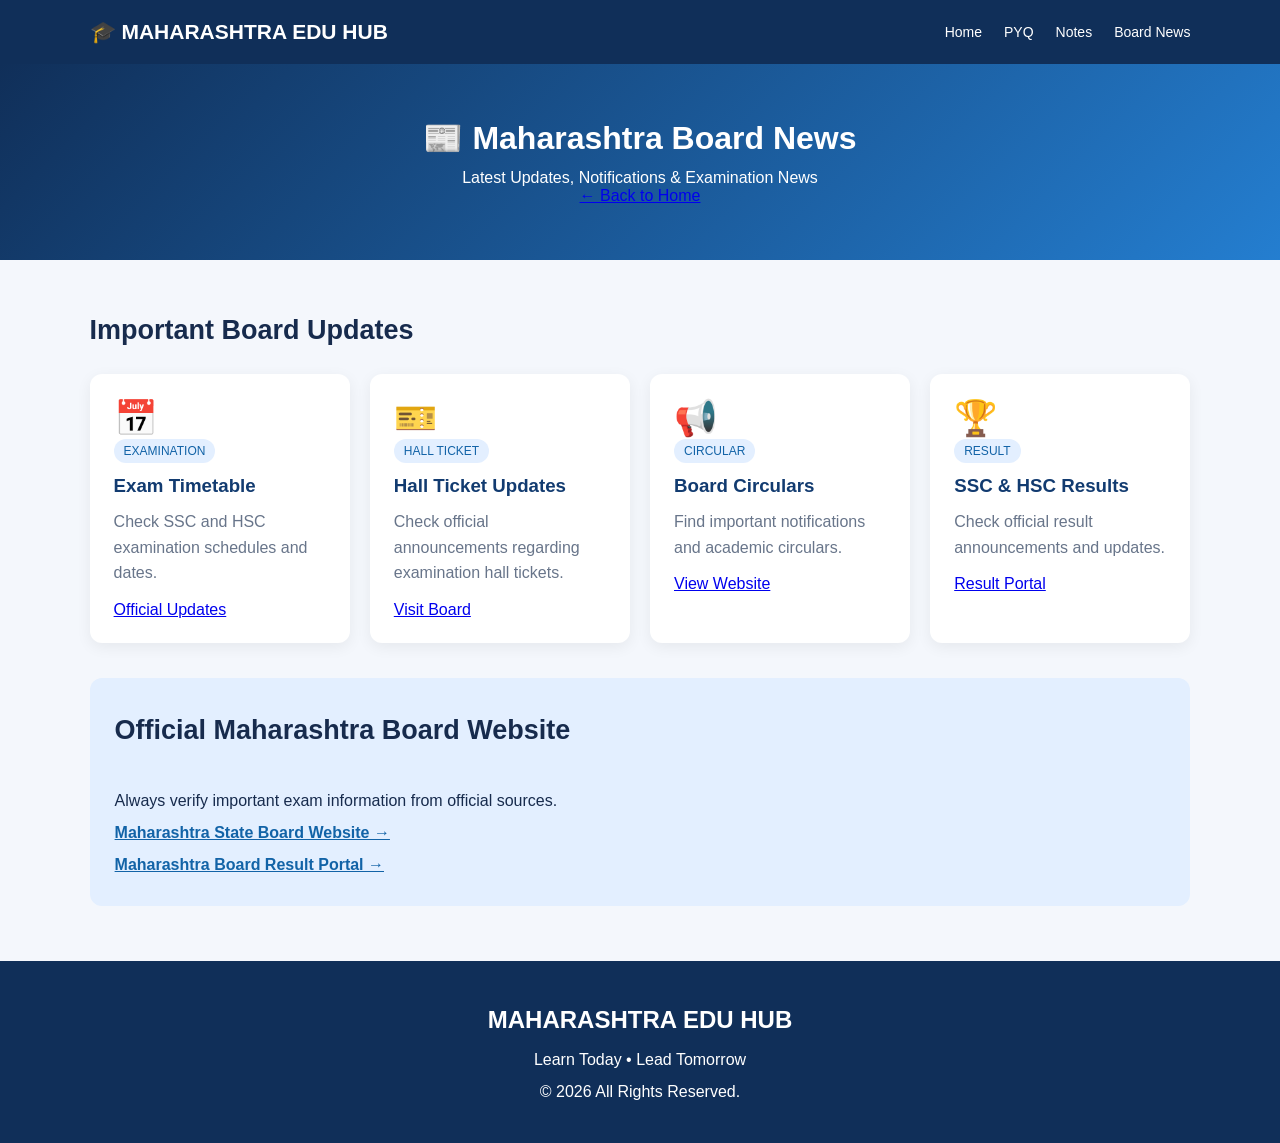
<file: pages/news.html>
<!DOCTYPE html>
<html lang="en-IN">
<head>
    <meta charset="UTF-8">
    <meta name="viewport" content="width=device-width, initial-scale=1.0">
    <title>Maharashtra Board Latest News | HSC SSC Updates</title>
    <meta name="description" content="Get the latest Maharashtra State Board SSC and HSC exam news, timetable updates, results announcements and important student notifications.">
    <link rel="stylesheet" href="../css/style.css">

    <style>
        .news-hero {
            background: linear-gradient(135deg,#102f59,#247ed0);
            color: white;
            text-align: center;
            padding: 55px 7%;
        }

        .news-hero h1 {
            font-size: 32px;
            margin-bottom: 12px;
        }

        .news-grid {
            display: grid;
            grid-template-columns: repeat(auto-fit,minmax(240px,1fr));
            gap: 20px;
        }

        .news-card {
            background: white;
            padding: 24px;
            border-radius: 12px;
            box-shadow: 0 4px 15px #00000010;
        }

        .news-card h3 {
            color: #123b70;
            margin: 12px 0;
        }

        .news-card p {
            color: #68758a;
            line-height: 1.6;
            margin-bottom: 15px;
        }

        .news-icon {
            font-size: 35px;
        }

        .news-label {
            display: inline-block;
            background: #e3efff;
            color: #1263a7;
            padding: 5px 10px;
            border-radius: 20px;
            font-size: 12px;
        }

        .official-box {
            margin-top: 35px;
            padding: 25px;
            background: #e3efff;
            border-radius: 12px;
            line-height: 2;
        }

        .official-box a {
            color: #1263a7;
            font-weight: bold;
        }
    </style>
</head>

<body>

<header class="header">
    <div class="logo">🎓 MAHARASHTRA EDU HUB</div>
    <button class="menu-btn" onclick="toggleMenu()">☰</button>

    <nav id="navbar">
        <a href="../index.html">Home</a>
        <a href="pyq.html">PYQ</a>
        <a href="notes.html">Notes</a>
        <a href="news.html">Board News</a>
    </nav>
</header>

<section class="news-hero">
    <h1>📰 Maharashtra Board News</h1>
    <p>Latest Updates, Notifications & Examination News</p>
    <a href="../index.html" class="back-home">← Back to Home</a>
</section>

<section class="container">

    <h2>Important Board Updates</h2>

    <div class="news-grid">

        <div class="news-card">
            <div class="news-icon">📅</div>
            <span class="news-label">EXAMINATION</span>
            <h3>Exam Timetable</h3>
            <p>Check SSC and HSC examination schedules and dates.</p>
            <a class="btn" href="https://mahahsscboard.in/"
               target="_blank">Official Updates</a>
        </div>

        <div class="news-card">
            <div class="news-icon">🎫</div>
            <span class="news-label">HALL TICKET</span>
            <h3>Hall Ticket Updates</h3>
            <p>Check official announcements regarding examination hall tickets.</p>
            <a class="btn" href="https://mahahsscboard.in/"
               target="_blank">Visit Board</a>
        </div>

        <div class="news-card">
            <div class="news-icon">📢</div>
            <span class="news-label">CIRCULAR</span>
            <h3>Board Circulars</h3>
            <p>Find important notifications and academic circulars.</p>
            <a class="btn" href="https://mahahsscboard.in/"
               target="_blank">View Website</a>
        </div>

        <div class="news-card">
            <div class="news-icon">🏆</div>
            <span class="news-label">RESULT</span>
            <h3>SSC & HSC Results</h3>
            <p>Check official result announcements and updates.</p>
            <a class="btn" href="https://mahresult.nic.in/"
               target="_blank">Result Portal</a>
        </div>

    </div>

    <div class="official-box">
        <h2>Official Maharashtra Board Website</h2>
        <p>Always verify important exam information from official sources.</p>
        <p>
            <a href="https://mahahsscboard.in/" target="_blank">
                Maharashtra State Board Website →
            </a>
        </p>
        <p>
            <a href="https://mahresult.nic.in/" target="_blank">
                Maharashtra Board Result Portal →
            </a>
        </p>
    </div>

</section>

<footer>
    <h2>MAHARASHTRA EDU HUB</h2>
    <p>Learn Today • Lead Tomorrow</p>
    <p>© 2026 All Rights Reserved.</p>
</footer>

<script src="../js/main.js"></script>

</body>
</html>
</file>
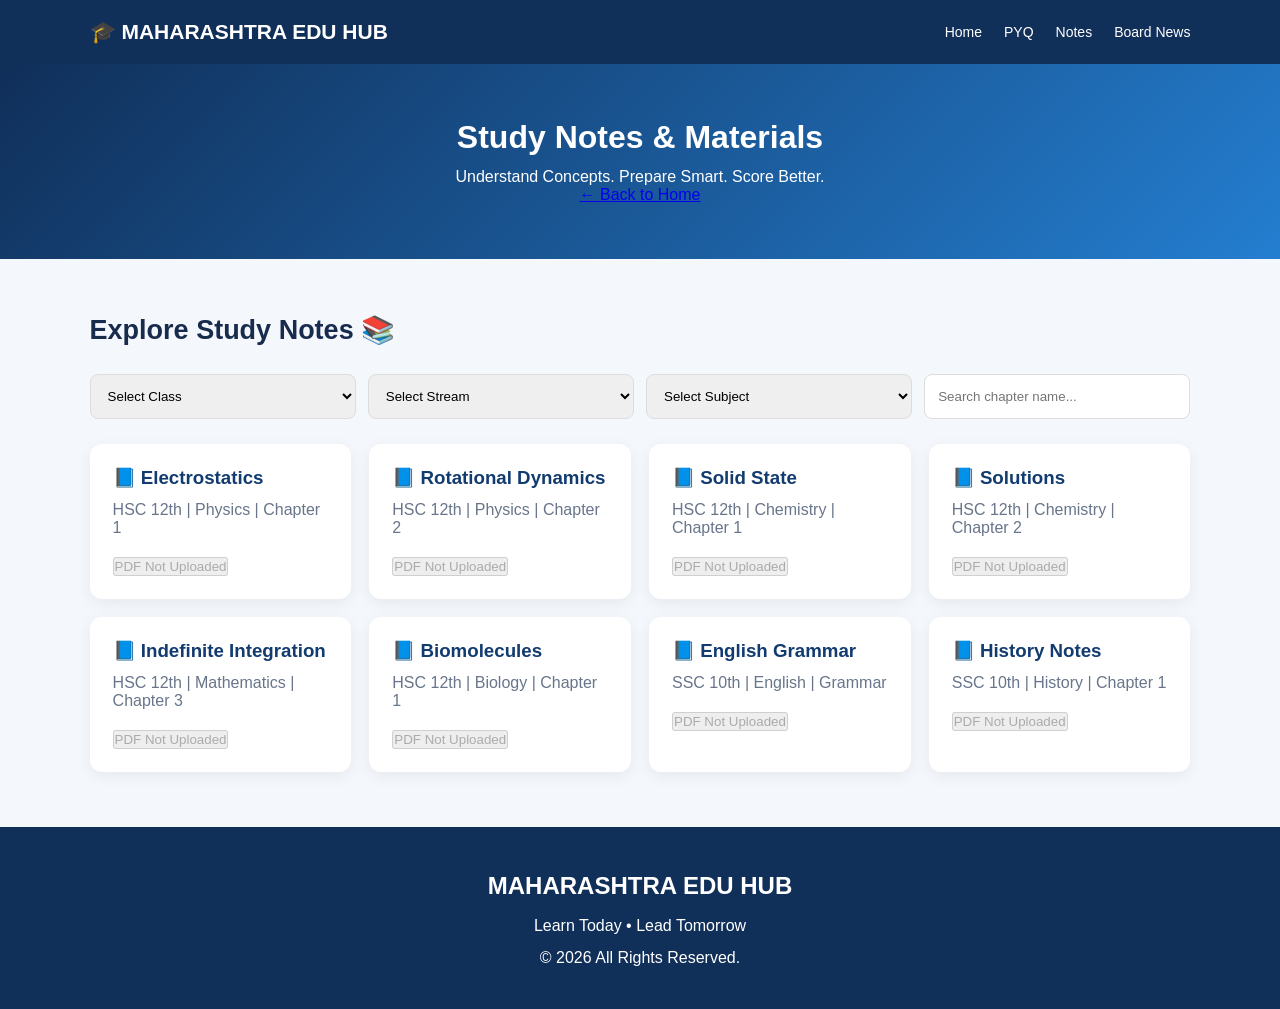
<file: pages/notes.html>
<!DOCTYPE html>
<html lang="en-IN">
<head>
    <meta charset="UTF-8">
    <meta name="viewport" content="width=device-width, initial-scale=1.0">
    <title>Maharashtra Board Study Notes | SSC HSC Notes</title>
    <meta name="description" content="Get free Maharashtra Board SSC and HSC study notes, chapter-wise notes and exam preparation resources for Maharashtra State Board students.">
    <link rel="stylesheet" href="../css/style.css">

    <style>
        .notes-hero {
            background: linear-gradient(135deg,#102f59,#247ed0);
            color: white;
            text-align: center;
            padding: 55px 7%;
        }

        .notes-hero h1 {
            font-size: 32px;
            margin-bottom: 12px;
        }

        .notes-filters {
            display: grid;
            grid-template-columns: repeat(auto-fit,minmax(160px,1fr));
            gap: 12px;
            margin: 25px 0;
        }

        .notes-filters select,
        .notes-filters input {
            padding: 13px;
            border: 1px solid #ddd;
            border-radius: 8px;
            width: 100%;
        }

        .notes-grid {
            display: grid;
            grid-template-columns: repeat(auto-fit,minmax(230px,1fr));
            gap: 18px;
        }

        .note-card {
            background: white;
            padding: 23px;
            border-radius: 12px;
            box-shadow: 0 4px 15px #00000010;
        }

        .note-card h3 {
            color: #123b70;
            margin-bottom: 12px;
        }

        .note-card p {
            color: #68758a;
            margin-bottom: 12px;
        }

        .note-card button {
            margin-top: 8px;
        }

        #noNotes {
            display: none;
            color: #a33;
            margin-top: 20px;
        }
    </style>
</head>

<body>

<header class="header">
    <div class="logo">🎓 MAHARASHTRA EDU HUB</div>
    <button class="menu-btn" onclick="toggleMenu()">☰</button>

    <nav id="navbar">
        <a href="../index.html">Home</a>
        <a href="pyq.html">PYQ</a>
        <a href="notes.html">Notes</a>
        <a href="news.html">Board News</a>
    </nav>
</header>

<section class="notes-hero">
    <h1>Study Notes & Materials</h1>
    <p>Understand Concepts. Prepare Smart. Score Better.</p>
    <a href="../index.html" class="back-home">← Back to Home</a>
</section>

<section class="container">

    <h2>Explore Study Notes 📚</h2>

    <div class="notes-filters">

        <select id="noteClass">
            <option value="">Select Class</option>
            <option value="SSC 10th">SSC 10th</option>
            <option value="HSC 12th">HSC 12th</option>
        </select>

        <select id="noteStream">
            <option value="">Select Stream</option>
            <option value="Science">Science</option>
            <option value="Commerce">Commerce</option>
            <option value="Arts">Arts</option>
        </select>

        <select id="noteSubject">
            <option value="">Select Subject</option>
            <option value="Physics">Physics</option>
            <option value="Chemistry">Chemistry</option>
            <option value="Mathematics">Mathematics</option>
            <option value="Biology">Biology</option>
            <option value="English">English</option>
            <option value="History">History</option>
            <option value="Geography">Geography</option>
        </select>

        <input type="text" id="noteSearch"
        placeholder="Search chapter name...">

    </div>

    <div class="notes-grid" id="notesList"></div>

    <p id="noNotes">No matching notes found.</p>

</section>

<footer>
    <h2>MAHARASHTRA EDU HUB</h2>
    <p>Learn Today • Lead Tomorrow</p>
    <p>© 2026 All Rights Reserved.</p>
</footer>

<script src="../js/main.js"></script>
<script src="../js/notes.js"></script>

</body>
</html>
</file>
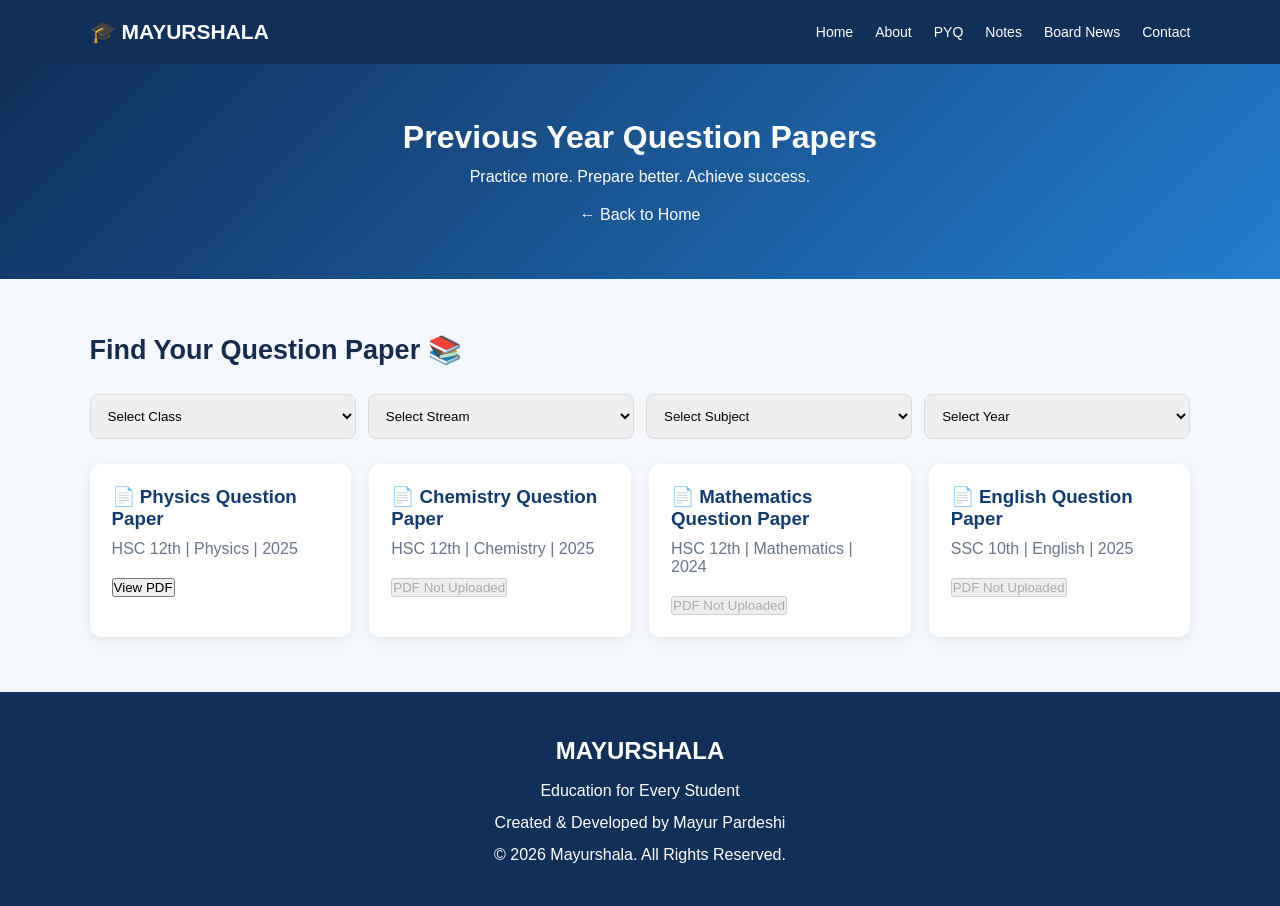
<file: pages/pyq.html>
<!DOCTYPE html>
<html lang="en-IN">
<head>
    <meta charset="UTF-8">
    <meta name="viewport" content="width=device-width, initial-scale=1.0">

    <title>PYQ Papers | Mayurshala</title>

    <meta name="description" content="Explore Maharashtra Board SSC and HSC previous year question papers on Mayurshala.">

    <meta name="author" content="Mayur Pardeshi">

    <link rel="stylesheet" href="../css/style.css">

    <style>
        .pyq-hero {
            background: linear-gradient(135deg,#102f59,#247ed0);
            color: white;
            text-align: center;
            padding: 55px 7%;
        }

        .pyq-hero h1 {
            font-size: 32px;
            margin-bottom: 12px;
        }

        .filters {
            display: grid;
            grid-template-columns: repeat(auto-fit,minmax(160px,1fr));
            gap: 12px;
            margin-bottom: 25px;
        }

        .filters select,
        .filters input {
            padding: 13px;
            border: 1px solid #ddd;
            border-radius: 8px;
            width: 100%;
        }

        .paper-card {
            background: white;
            padding: 22px;
            border-radius: 12px;
            box-shadow: 0 4px 15px #00000010;
        }

        .paper-card h3 {
            color: #123b70;
            margin-bottom: 10px;
        }

        .paper-card p {
            color: #68758a;
            margin-bottom: 12px;
        }

        .paper-card .btn {
            margin-top: 8px;
        }

        .paper-grid {
            display: grid;
            grid-template-columns: repeat(auto-fit,minmax(230px,1fr));
            gap: 18px;
        }

        .back-home {
            display: inline-block;
            margin-top: 20px;
            color: white;
            text-decoration: none;
        }

        #emptyMessage {
            display: none;
            margin-top: 20px;
            color: #a33;
        }
    </style>
</head>

<body>

<header class="header">

    <div class="logo">🎓 MAYURSHALA</div>

    <button class="menu-btn" onclick="toggleMenu()">☰</button>

    <nav id="navbar">
        <a href="../index.html">Home</a>
        <a href="about.html">About</a>
        <a href="pyq.html">PYQ</a>
        <a href="notes.html">Notes</a>
        <a href="news.html">Board News</a>
        <a href="contact.html">Contact</a>
    </nav>

</header>

<section class="pyq-hero">

    <h1>Previous Year Question Papers</h1>

    <p>Practice more. Prepare better. Achieve success.</p>

    <a class="back-home" href="../index.html">
        ← Back to Home
    </a>

</section>

<section class="container">

    <h2>Find Your Question Paper 📚</h2>

    <div class="filters">

        <select id="classFilter">
            <option value="">Select Class</option>
            <option value="SSC 10th">SSC 10th</option>
            <option value="HSC 12th">HSC 12th</option>
        </select>

        <select id="streamFilter">
            <option value="">Select Stream</option>
            <option value="Science">Science</option>
            <option value="Commerce">Commerce</option>
            <option value="Arts">Arts</option>
        </select>

        <select id="subjectFilter">
            <option value="">Select Subject</option>
            <option value="Physics">Physics</option>
            <option value="Chemistry">Chemistry</option>
            <option value="Mathematics">Mathematics</option>
            <option value="Biology">Biology</option>
            <option value="English">English</option>
        </select>

        <select id="yearFilter">
            <option value="">Select Year</option>
            <option value="2026">2026</option>
            <option value="2025">2025</option>
            <option value="2024">2024</option>
            <option value="2023">2023</option>
            <option value="2022">2022</option>
            <option value="2021">2021</option>
            <option value="2020">2020</option>
        </select>

    </div>

    <div class="paper-grid" id="paperList"></div>

    <p id="emptyMessage" style="display:none;">
        No matching papers found.
    </p>

</section>

<footer>
    <h2>MAYURSHALA</h2>
    <p>Education for Every Student</p>
    <p>Created & Developed by Mayur Pardeshi</p>
    <p>© 2026 Mayurshala. All Rights Reserved.</p>
</footer>

<script src="../js/main.js"></script>
<script src="../js/pyq.js"></script>

</body>
</html>
</file>
<file: css/style.css>
* {
    margin: 0;
    padding: 0;
    box-sizing: border-box;
    font-family: Arial, sans-serif;
}

body {
    background: #f4f7fc;
    color: #172b4d;
}

.header {
    background: #102f59;
    color: white;
    padding: 20px 7%;
    display: flex;
    justify-content: space-between;
    align-items: center;
    flex-wrap: wrap;
}

.logo {
    font-size: 21px;
    font-weight: bold;
}

nav {
    display: flex;
    gap: 22px;
}

nav a {
    color: white;
    text-decoration: none;
    font-size: 14px;
}

nav a:hover {
    color: #ffd166;
}

.menu-btn {
    display: none;
    background: none;
    color: white;
    border: none;
    font-size: 25px;
}

.hero {
    background: linear-gradient(135deg,#102f59,#247ed0);
    color: white;
    padding: 85px 7%;
    text-align: center;
}

.tag {
    color: #ffd166;
    letter-spacing: 2px;
    font-size: 12px;
}

.hero h1 {
    font-size: 38px;
    margin: 20px 0;
}

.hero h1 span {
    color: #ffd166;
}

.hero p {
    max-width: 650px;
    margin: auto;
    line-height: 1.7;
}

.hero input {
    width: 65%;
    max-width: 450px;
    padding: 15px;
    border: none;
    border-radius: 7px;
    margin-top: 25px;
}

.hero button {
    padding: 15px 22px;
    border: none;
    border-radius: 7px;
    background: #ffd166;
    font-weight: bold;
    cursor: pointer;
}

.container {
    padding: 55px 7%;
}

.container h2 {
    margin-bottom: 28px;
    font-size: 27px;
}

.cards {
    display: grid;
    grid-template-columns: repeat(auto-fit,minmax(220px,1fr));
    gap: 22px;
}

.card {
    background: white;
    padding: 28px;
    border-radius: 13px;
    box-shadow: 0 5px 20px #102f5910;
    transition: 0.3s;
}

.card:hover {
    transform: translateY(-6px);
}

.emoji {
    font-size: 35px;
    margin-bottom: 15px;
}

.card h3 {
    margin-bottom: 12px;
}

.card p {
    color: #68758a;
    line-height: 1.6;
    margin-bottom: 18px;
}

.card a, .announcement a {
    color: #1673c9;
    font-weight: bold;
    text-decoration: none;
}

.announcement {
    margin: 0 7% 45px;
    padding: 30px;
    background: #e3efff;
    border-radius: 12px;
    line-height: 2;
}

footer {
    background: #102f59;
    color: white;
    text-align: center;
    padding: 35px 15px;
    line-height: 2;
}

@media(max-width:650px) {
    .header {
        gap: 15px;
    }

    .logo {
        font-size: 17px;
    }

    .menu-btn {
        display: block;
    }

    nav {
        display: none;
        flex-direction: column;
        width: 100%;
        padding-top: 15px;
    }
    
/* DIWALI GREETING POPUP */
.diwali-overlay {
  position: fixed;
  inset: 0;
  background: rgba(0, 0, 0, 0.82);
  display: flex;
  justify-content: center;
  align-items: center;
  z-index: 99999;
  padding: 18px;
}

.diwali-card {
  position: relative;
  width: 100%;
  max-width: 400px;
  padding: 35px 22px;
  text-align: center;
  border-radius: 22px;
  color: #fff;
  background: linear-gradient(145deg, #6b1600, #b63b00, #421000);
  border: 2px solid #ffd700;
  box-shadow: 0 0 30px #ff9d00;
  animation: diwaliPop 0.6s ease;
}

.diwali-card h2 {
  color: #ffd700;
  font-size: 32px;
  margin: 12px 0;
}

.diwali-card h3 {
  color: #ffe7a0;
  font-size: 17px;
}

.diwali-card p {
  line-height: 1.7;
}

.diya {
  font-size: 65px;
  animation: diyaGlow 1.5s infinite alternate;
}

.diwali-love {
  color: #ffd700;
  font-weight: bold;
}

.diwali-brand {
  font-size: 12px;
  letter-spacing: 2px;
  color: #ffd700;
}

.diwali-close {
  position: absolute;
  top: 10px;
  right: 14px;
  border: none;
  background: transparent;
  color: white;
  font-size: 30px;
  cursor: pointer;
}

@keyframes diwaliPop {
  from { transform: scale(0.7); opacity: 0; }
  to { transform: scale(1); opacity: 1; }
}

@keyframes diyaGlow {
  from { filter: drop-shadow(0 0 4px orange); }
  to { filter: drop-shadow(0 0 18px gold); }
}
    

    nav.active {
        display: flex;
    }

    .hero {
        padding: 60px 6%;
    }

    .hero h1 {
        font-size: 29px;
    }

    .hero input {
        width: 100%;
        margin-bottom: 12px;
    }

    .hero button {
        width: 100%;
    }
}
.site-footer {
    background: #101827;
    color: #ffffff;
    text-align: center;
    padding: 30px 15px;
    margin-top: 40px;
}

.site-footer h2 {
    color: #ffb347;
    margin-bottom: 12px;
}

.site-footer p {
    margin: 10px 0;
    font-size: 14px;
}

.site-footer strong {
    color: #ffb347;
}

/* Mayurshala Website Banner */
.brand-banner {
    width: 92%;
    max-width: 1200px;
    margin: 18px auto;
    overflow: hidden;
    border-radius: 16px;
    box-shadow: 0 5px 18px rgba(0, 0, 0, 0.15);
}

.brand-banner img {
    width: 100%;
    height: auto;
    display: block;
    object-fit: contain;
}
</file>
